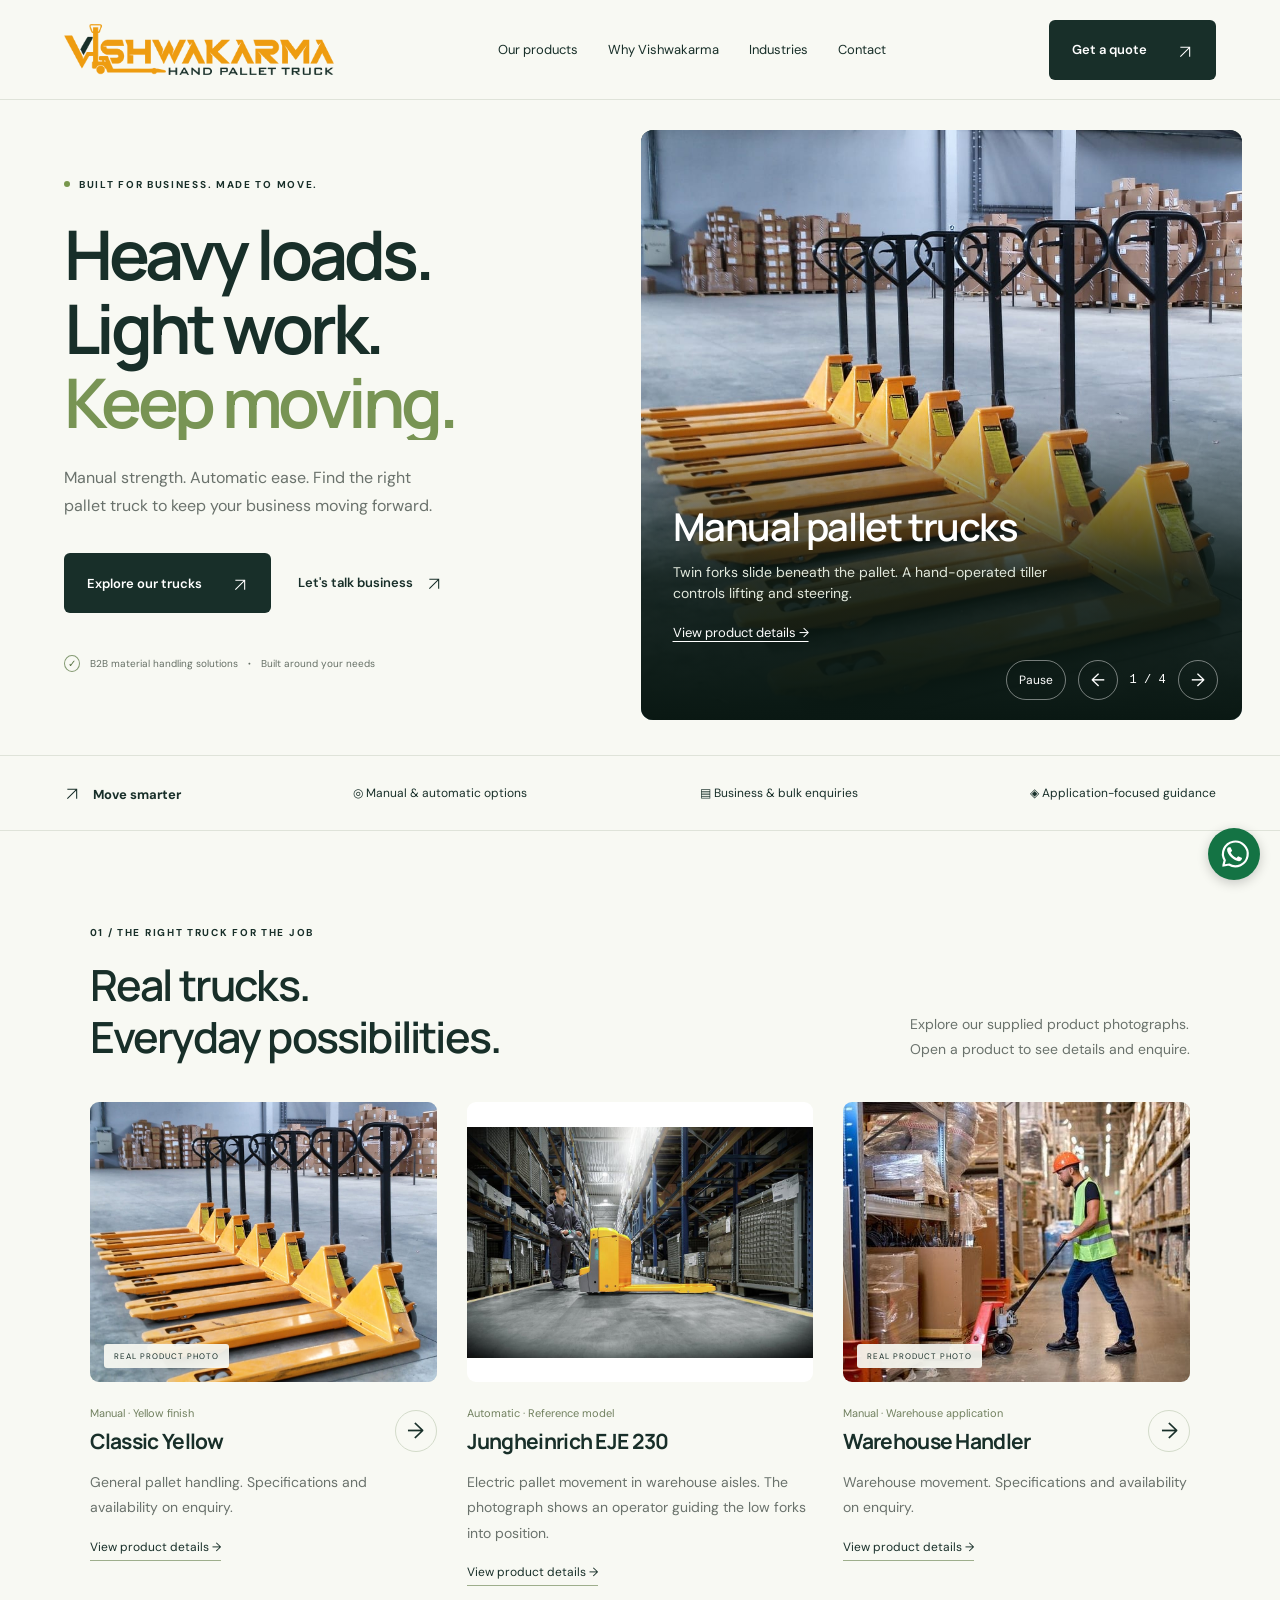
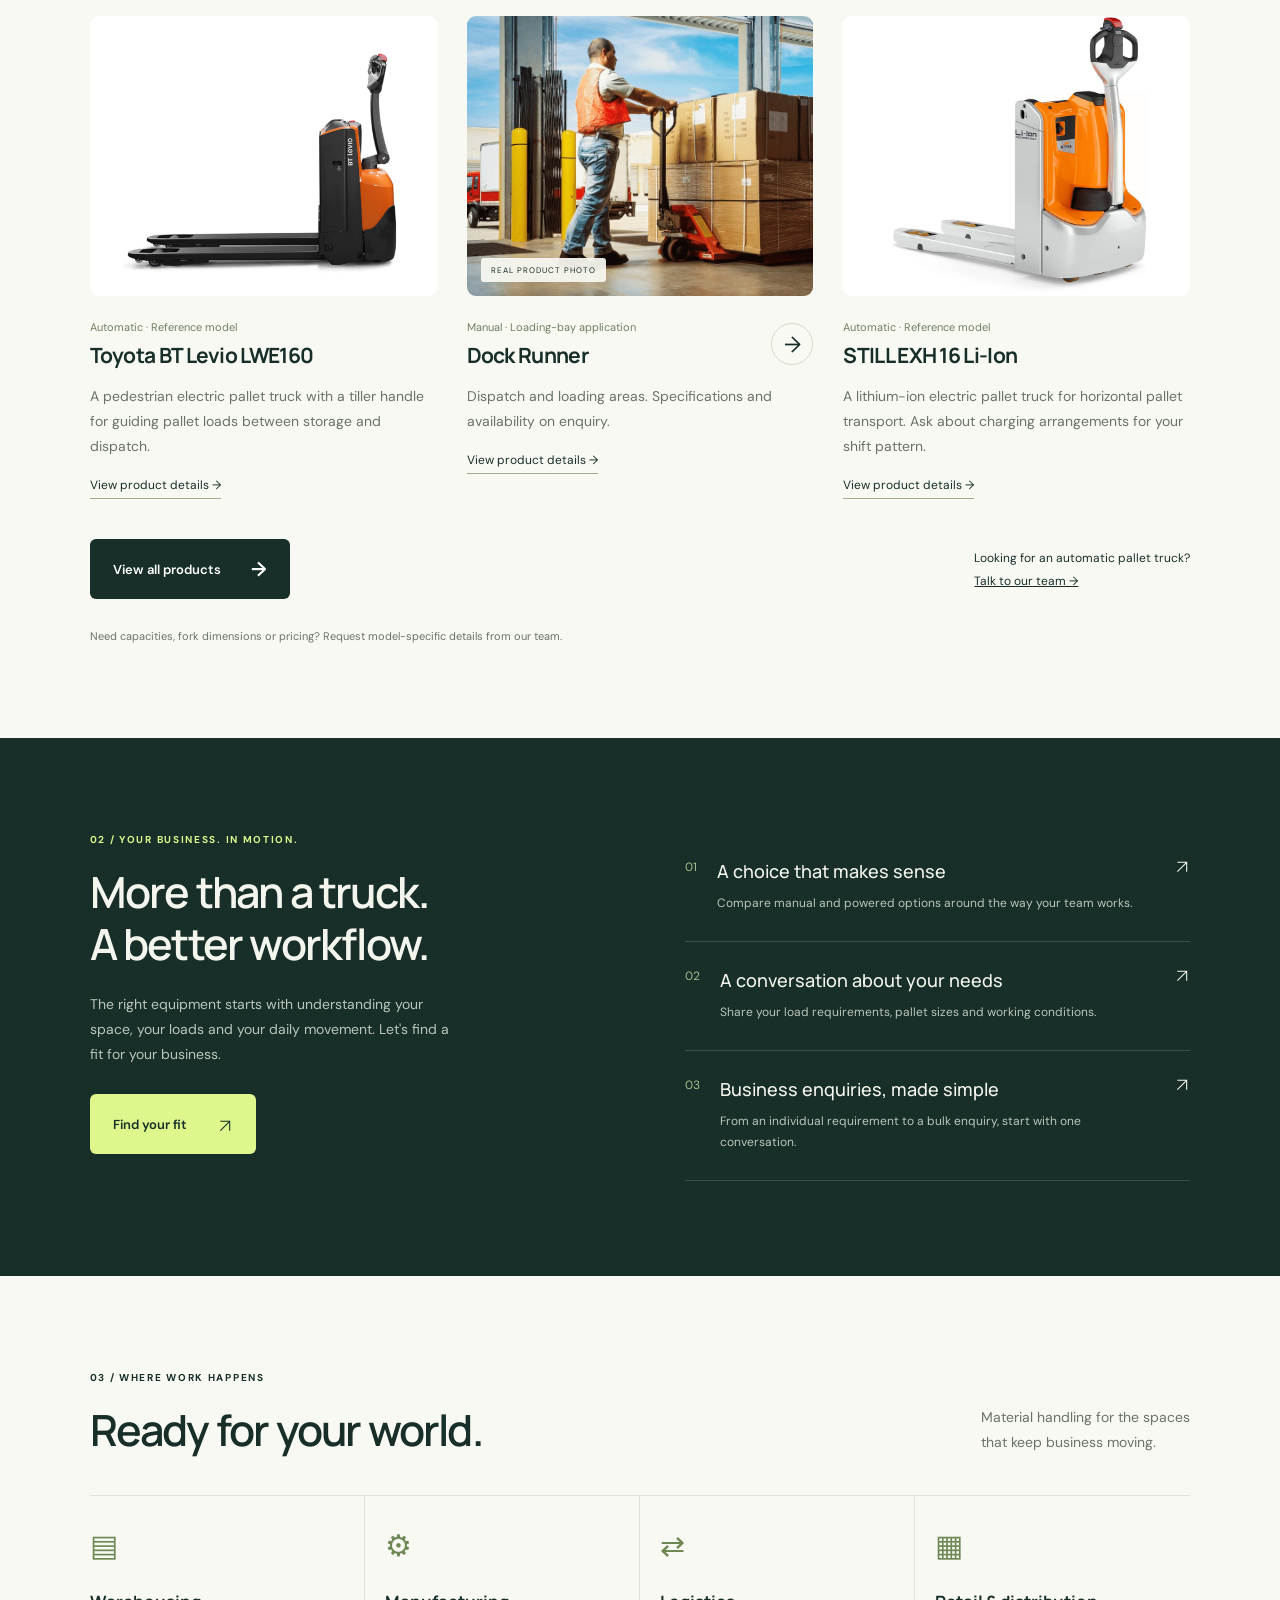
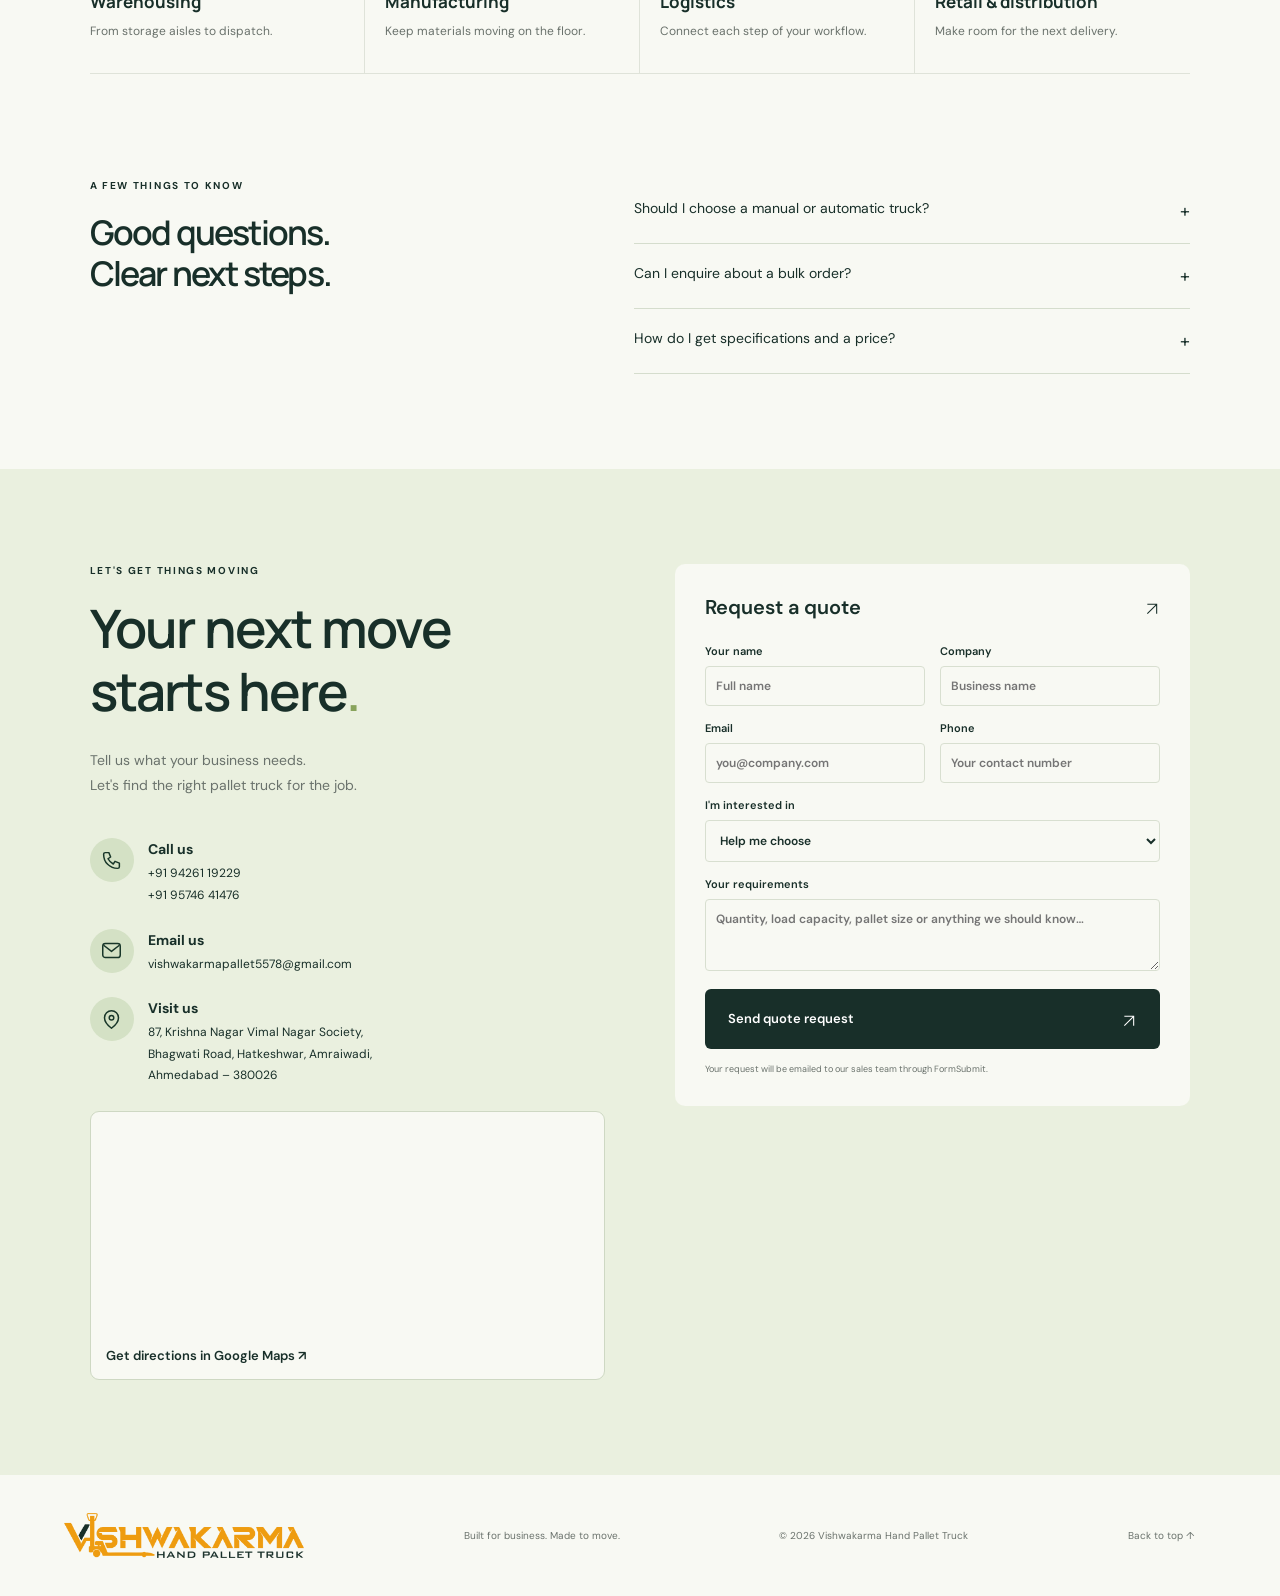
<file: index.html>
<!doctype html><html lang="en"><head><meta charset="UTF-8"><meta name="viewport" content="width=device-width,initial-scale=1"><title>Hand Pallet Truck Supplier in Ahmedabad | Vishwakarma</title><meta name="description" content="Explore manual and automatic pallet trucks in Ahmedabad. Contact Vishwakarma Hand Pallet Truck for model details, availability and business quotations."><meta name="theme-color" content="#142c28"><meta property="og:title" content="Hand Pallet Truck Supplier in Ahmedabad | Vishwakarma"><meta property="og:description" content="Explore manual and automatic pallet trucks in Ahmedabad. Contact Vishwakarma Hand Pallet Truck for model details, availability and business quotations."><meta property="og:type" content="website"><link rel="canonical" href="https://vishwakarmapallettrucks.in/"><link rel="icon" href="data:image/svg+xml,%3Csvg xmlns='http://www.w3.org/2000/svg' viewBox='0 0 50 50'%3E%3Crect width='50' height='50' rx='10' fill='%23142c28'/%3E%3Ctext x='9' y='36' fill='%23ddf78c' font-size='32'%3EV%3C/text%3E%3C/svg%3E"><link rel="stylesheet" href="style.css"><link rel="stylesheet" href="/motion.css"><script defer src="/motion.js"></script><meta property="og:url" content="https://vishwakarmapallettrucks.in/"><meta property="og:site_name" content="Vishwakarma Hand Pallet Truck"><meta property="og:locale" content="en_IN"><script type="application/ld+json">{"@context": "https://schema.org", "@graph": [{"@type": "Organization", "name": "Vishwakarma Hand Pallet Truck", "url": "https://vishwakarmapallettrucks.in/", "address": {"@type": "PostalAddress", "streetAddress": "87, Krishna Nagar Vimal Nagar Society, Bhagwati Road, Hatkeshwar, Amraiwadi", "addressLocality": "Ahmedabad", "addressRegion": "Gujarat", "postalCode": "380026", "addressCountry": "IN"}, "logo": "https://vishwakarmapallettrucks.in/assets/vishwakarma-logo.svg", "email": "vishwakarmapallet5578@gmail.com", "telephone": ["+919426119229", "+919574641476"], "@id": "https://vishwakarmapallettrucks.in/#organization"}, {"@type": "WebSite", "@id": "https://vishwakarmapallettrucks.in/#website", "url": "https://vishwakarmapallettrucks.in/", "name": "Vishwakarma Hand Pallet Truck", "publisher": {"@id": "https://vishwakarmapallettrucks.in/#organization"}, "inLanguage": "en-IN"}, {"@type": "WebPage", "@id": "https://vishwakarmapallettrucks.in/#webpage", "url": "https://vishwakarmapallettrucks.in/", "name": "Hand Pallet Truck Supplier in Ahmedabad | Vishwakarma", "description": "Explore manual and automatic pallet trucks in Ahmedabad. Contact Vishwakarma Hand Pallet Truck for model details, availability and business quotations.", "isPartOf": {"@id": "https://vishwakarmapallettrucks.in/#website"}, "about": {"@id": "https://vishwakarmapallettrucks.in/#organization"}, "inLanguage": "en-IN", "primaryImageOfPage": {"@id": "https://vishwakarmapallettrucks.in/#primaryimage"}}, {"@type": "ImageObject", "@id": "https://vishwakarmapallettrucks.in/#primaryimage", "contentUrl": "https://vishwakarmapallettrucks.in/assets/product-3.svg", "caption": "Yellow pallet trucks with twin forks"}]}</script><link rel="preload" as="image" href="/assets/product-3.svg" fetchpriority="high"><meta name="robots" content="max-image-preview:large"></head><body><header><a class="brand" href="#" aria-label="Vishwakarma home"><img class="brand-image" src="assets/vishwakarma-logo.svg" alt="Vishwakarma Hand Pallet Truck" width="1600" height="300"></a><nav aria-label="Main navigation"><a href="/products/">Our products</a><a href="#why">Why Vishwakarma</a><a href="#industries">Industries</a><a href="#contact">Contact</a></nav><a class="button dark top-quote" href="#contact">Get a quote <span><svg class="arrow-icon" viewBox="0 0 24 24" aria-hidden="true"><path d="M5 19 19 5M5 5h14v14"/></svg></span></a><button class="menu" aria-label="Toggle navigation" aria-expanded="false">☰</button></header><main><section class="hero"><div class="hero-copy"><div class="eyebrow"><i></i> BUILT FOR BUSINESS. MADE TO MOVE.</div><h1>Heavy loads.<br>Light work.<span>Keep moving.</span></h1><p>Manual strength. Automatic ease. Find the right pallet truck to keep your business moving forward.</p><div class="hero-actions"><a class="button dark" href="/products/">Explore our trucks <span><svg class="arrow-icon" viewBox="0 0 24 24" aria-hidden="true"><path d="M5 19 19 5M5 5h14v14"/></svg></span></a><a class="text-link" href="#contact">Let's talk business <span><svg class="arrow-icon" viewBox="0 0 24 24" aria-hidden="true"><path d="M5 19 19 5M5 5h14v14"/></svg></span></a></div><div class="hero-note"><span class="check">✓</span> B2B material handling solutions <b>•</b> Built around your needs</div></div><div class="showcase" aria-label="Product showcase"><article class="scene"><img src="/assets/product-3.svg" alt="Yellow pallet trucks with twin forks"><div class="scene-copy"><h2>Manual pallet trucks</h2><p>Twin forks slide beneath the pallet. A hand-operated tiller controls lifting and steering.</p><a href="/products/manual-pallet-truck/">View product details →</a></div></article><article class="scene" hidden><img src="/assets/product-2.svg" alt="Operator moving a pallet through a warehouse aisle"><div class="scene-copy"><h2>In the warehouse</h2><p>When choosing a truck for storage aisles, consider the turning space and pallet entry width.</p><a href="/products/warehouse-pallet-truck/">View product details →</a></div></article><article class="scene" hidden><img src="/assets/product-1.svg" alt="Pallet truck handling boxed goods at a loading bay"><div class="scene-copy"><h2>At the loading bay</h2><p>For dispatch work, share your travel distance, floor conditions and typical pallet weight.</p><a href="/products/loading-bay-pallet-truck/">View product details →</a></div></article><article class="scene" hidden><img src="/assets/electric-pallet-truck.svg" style="object-fit:contain;object-position:center top;height:68%;background:white" alt="Jungheinrich EJE 230 electric pallet truck"><div class="scene-copy"><h2>Jungheinrich EJE 230</h2><p>Explore an electric pallet truck for moving loads between receiving, storage and dispatch.</p><a href="/products/automatic-pallet-truck/">View product details →</a></div></article><div class="scene-controls" hidden><button data-step="-1" aria-label="Previous photograph">←</button><output aria-live="polite">1 / 4</output><button data-step="1" aria-label="Next photograph">→</button></div></div></section><div class="benefit-bar"><span><svg class="arrow-icon" viewBox="0 0 24 24" aria-hidden="true"><path d="M5 19 19 5M5 5h14v14"/></svg> <b>Move smarter</b></span><span>◎ Manual & automatic options</span><span>▤ Business & bulk enquiries</span><span>◈ Application-focused guidance</span></div><section id="products" class="section products"><div class="section-heading"><div><div class="eyebrow">01 / THE RIGHT TRUCK FOR THE JOB</div><h2>Real trucks.<br>Everyday possibilities.</h2></div><p>Explore our supplied product photographs.<br>Open a product to see details and enquire.</p></div><div class="product-grid catalog-grid"><article class="product-card" data-category="manual"><a class="product-photo-link" href="/products/manual-pallet-truck/" aria-label="View Classic Yellow: Yellow finish"><img src="/assets/product-3.svg" alt="Yellow manual pallet trucks lined up in a warehouse" loading="lazy" width="1120" height="840"><span class="photo-label">REAL PRODUCT PHOTO</span></a><div class="product-info"><div><p class="catalog-kicker">Manual · Yellow finish</p><h3><a href="/products/manual-pallet-truck/">Classic Yellow</a></h3></div><a class="round" href="/products/manual-pallet-truck/" aria-label="View details: Yellow finish"><span aria-hidden="true">→</span></a></div><p>General pallet handling. Specifications and availability on enquiry.</p><a class="detail-link" href="/products/manual-pallet-truck/">View product details <span aria-hidden="true">→</span></a></article><article class="product-card" data-category="automatic"><a class="product-photo-link" href="/products/automatic-pallet-truck/"><img src="/assets/electric-pallet-truck.svg" style="object-fit:contain;background:white" loading="lazy" alt="Jungheinrich EJE 230 electric pallet truck"></a><div class="product-info"><div><p class="catalog-kicker">Automatic · Reference model</p><h3><a href="/products/automatic-pallet-truck/">Jungheinrich EJE 230</a></h3></div></div><p>Electric pallet movement in warehouse aisles. The photograph shows an operator guiding the low forks into position.</p><a class="detail-link" href="/products/automatic-pallet-truck/">View product details →</a></article><article class="product-card" data-category="manual"><a class="product-photo-link" href="/products/warehouse-pallet-truck/" aria-label="View Warehouse Handler: Warehouse application"><img src="/assets/product-2.svg" alt="Operator using a red manual pallet truck in a warehouse" loading="lazy" width="1120" height="840"><span class="photo-label">REAL PRODUCT PHOTO</span></a><div class="product-info"><div><p class="catalog-kicker">Manual · Warehouse application</p><h3><a href="/products/warehouse-pallet-truck/">Warehouse Handler</a></h3></div><a class="round" href="/products/warehouse-pallet-truck/" aria-label="View details: Warehouse application"><span aria-hidden="true">→</span></a></div><p>Warehouse movement. Specifications and availability on enquiry.</p><a class="detail-link" href="/products/warehouse-pallet-truck/">View product details <span aria-hidden="true">→</span></a></article><article class="product-card" data-category="automatic"><a class="product-photo-link" href="/products/toyota-bt-levio/"><img src="/assets/toyota-bt-levio.svg" style="object-fit:contain;background:white" loading="lazy" alt="Toyota BT Levio LWE160 electric pallet truck"></a><div class="product-info"><div><p class="catalog-kicker">Automatic · Reference model</p><h3><a href="/products/toyota-bt-levio/">Toyota BT Levio LWE160</a></h3></div></div><p>A pedestrian electric pallet truck with a tiller handle for guiding pallet loads between storage and dispatch.</p><a class="detail-link" href="/products/toyota-bt-levio/">View product details →</a></article><article class="product-card" data-category="manual"><a class="product-photo-link" href="/products/loading-bay-pallet-truck/" aria-label="View Dock Runner: Loading-bay application"><img src="/assets/product-1.svg" alt="Red manual pallet truck with a loaded pallet at a loading bay" loading="lazy" width="1120" height="840"><span class="photo-label">REAL PRODUCT PHOTO</span></a><div class="product-info"><div><p class="catalog-kicker">Manual · Loading-bay application</p><h3><a href="/products/loading-bay-pallet-truck/">Dock Runner</a></h3></div><a class="round" href="/products/loading-bay-pallet-truck/" aria-label="View details: Loading-bay application"><span aria-hidden="true">→</span></a></div><p>Dispatch and loading areas. Specifications and availability on enquiry.</p><a class="detail-link" href="/products/loading-bay-pallet-truck/">View product details <span aria-hidden="true">→</span></a></article><article class="product-card" data-category="automatic"><a class="product-photo-link" href="/products/still-exh-16/"><img src="/assets/still-exh-16.svg" style="object-fit:contain;background:white" loading="lazy" alt="STILL EXH 16 Li-Ion electric pallet truck"></a><div class="product-info"><div><p class="catalog-kicker">Automatic · Reference model</p><h3><a href="/products/still-exh-16/">STILL EXH 16 Li-Ion</a></h3></div></div><p>A lithium-ion electric pallet truck for horizontal pallet transport. Ask about charging arrangements for your shift pattern.</p><a class="detail-link" href="/products/still-exh-16/">View product details →</a></article></div><div class="catalog-actions"><a class="button dark" href="/products/">View all products <span aria-hidden="true">→</span></a><p>Looking for an automatic pallet truck? <a href="/#contact">Talk to our team →</a></p></div><p class="spec-note">Need capacities, fork dimensions or pricing? Request model-specific details from our team.</p></section><section id="why" class="why section"><div><div class="eyebrow">02 / YOUR BUSINESS. IN MOTION.</div><h2>More than a truck.<br>A better workflow.</h2><p>The right equipment starts with understanding your space, your loads and your daily movement. Let's find a fit for your business.</p><a class="button lime" href="#contact">Find your fit <span><svg class="arrow-icon" viewBox="0 0 24 24" aria-hidden="true"><path d="M5 19 19 5M5 5h14v14"/></svg></span></a></div><div class="why-list"><article><span>01</span><div><h3>A choice that makes sense</h3><p>Compare manual and powered options around the way your team works.</p></div><svg class="arrow-icon" viewBox="0 0 24 24" aria-hidden="true"><path d="M5 19 19 5M5 5h14v14"/></svg></article><article><span>02</span><div><h3>A conversation about your needs</h3><p>Share your load requirements, pallet sizes and working conditions.</p></div><svg class="arrow-icon" viewBox="0 0 24 24" aria-hidden="true"><path d="M5 19 19 5M5 5h14v14"/></svg></article><article><span>03</span><div><h3>Business enquiries, made simple</h3><p>From an individual requirement to a bulk enquiry, start with one conversation.</p></div><svg class="arrow-icon" viewBox="0 0 24 24" aria-hidden="true"><path d="M5 19 19 5M5 5h14v14"/></svg></article></div></section><section class="section industries" id="industries"><div class="section-heading"><div><div class="eyebrow">03 / WHERE WORK HAPPENS</div><h2>Ready for your world.</h2></div><p>Material handling for the spaces<br>that keep business moving.</p></div><div class="industry-grid"><article><span>▤</span><h3>Warehousing</h3><p>From storage aisles to dispatch.</p></article><article><span>⚙</span><h3>Manufacturing</h3><p>Keep materials moving on the floor.</p></article><article><span>⇄</span><h3>Logistics</h3><p>Connect each step of your workflow.</p></article><article><span>▦</span><h3>Retail & distribution</h3><p>Make room for the next delivery.</p></article></div></section><section class="section faq"><div><div class="eyebrow">A FEW THINGS TO KNOW</div><h2>Good questions.<br>Clear next steps.</h2></div><div><details><summary>Should I choose a manual or automatic truck?</summary><p>Consider how often you move pallets, the distance travelled, the load and your working environment. Share these details so the team can discuss suitable options.</p></details><details><summary>Can I enquire about a bulk order?</summary><p>Yes. Select your preferred truck type and include your quantity in the enquiry. Availability, specifications and commercial terms need confirmation from the team.</p></details><details><summary>How do I get specifications and a price?</summary><p>Use the enquiry form below to prepare your requirements. Capacity, fork size, power options and pricing are confirmed for the selected model.</p></details></div></section><section id="contact" class="section contact"><div><div class="eyebrow">LET'S GET THINGS MOVING</div><h2>Your next move<br>starts here<span>.</span></h2><p>Tell us what your business needs.<br>Let's find the right pallet truck for the job.</p><div class="contact-details visit-info"><div class="visit-row"><a class="visit-icon" aria-label="Call us" href="tel:+919426119229"><svg aria-hidden="true" viewBox="0 0 24 24" fill="none" stroke="currentColor" stroke-width="1.7" stroke-linejoin="round"><path d="M5 3h4l2 5-3 2a15 15 0 0 0 6 6l2-3 5 2v4a2 2 0 0 1-2 2C10 21 3 14 3 5a2 2 0 0 1 2-2Z"/></svg></a><div><strong>Call us</strong><p><a href="tel:+919426119229">+91 94261 19229</a><br><a href="tel:+919574641476">+91 95746 41476</a></p></div></div><div class="visit-row"><a class="visit-icon" aria-label="Email us" href="mailto:vishwakarmapallet5578@gmail.com"><svg aria-hidden="true" viewBox="0 0 24 24" fill="none" stroke="currentColor" stroke-width="1.7" stroke-linejoin="round"><rect x="2" y="4" width="20" height="16" rx="3"/><path d="m3 6 9 7 9-7"/></svg></a><div><strong>Email us</strong><p><a href="mailto:vishwakarmapallet5578@gmail.com">vishwakarmapallet5578@gmail.com</a></p></div></div><div class="visit-row"><a class="visit-icon" aria-label="Visit us" href="https://share.google/vLvDdzhwCXQ5tIoRr"><svg aria-hidden="true" viewBox="0 0 24 24" fill="none" stroke="currentColor" stroke-width="1.7" stroke-linejoin="round"><path d="M20 10c0 6-8 12-8 12S4 16 4 10a8 8 0 0 1 16 0Z"/><circle cx="12" cy="10" r="2.6"/></svg></a><div><strong>Visit us</strong><p>87, Krishna Nagar Vimal Nagar Society,<br>Bhagwati Road, Hatkeshwar, Amraiwadi,<br>Ahmedabad – 380026</p></div></div></div><div class="visit-map"><iframe title="Map of Vimal Nagar and Krushnanagar, Ahmedabad" loading="lazy" referrerpolicy="no-referrer-when-downgrade" src="https://maps.google.com/maps?q=VimalNagar%20%26%20Krushnanagar%2C%20Bhagwati%20Road%2C%20Hatkeshwar%2C%20Amraiwadi%2C%20Ahmedabad%20380026&amp;z=17&amp;output=embed"></iframe><a href="https://share.google/vLvDdzhwCXQ5tIoRr" target="_blank" rel="noopener">Get directions in Google Maps ↗</a></div></div><form id="enquiry" action="https://formsubmit.co/vishwakarmapallet5578@gmail.com" method="post"><input type="hidden" name="_subject" value="New pallet truck quote request"><div class="form-title">Request a quote <span><svg class="arrow-icon" viewBox="0 0 24 24" aria-hidden="true"><path d="M5 19 19 5M5 5h14v14"/></svg></span></div><div class="fields"><label>Your name<input required name="name" placeholder="Full name" autocomplete="name"></label><label>Company<input required name="company" placeholder="Business name" autocomplete="organization"></label></div><div class="fields"><label>Email<input type="email" required name="email" placeholder="you@company.com" autocomplete="email"></label><label>Phone<input type="tel" name="phone" placeholder="Your contact number" autocomplete="tel"></label></div><label>I'm interested in<select name="product" id="product"><option>Help me choose</option><option>Manual pallet truck</option><option>Automatic pallet truck</option><option>Bulk order / both types</option></select></label><label>Your requirements<textarea name="requirements" rows="3" placeholder="Quantity, load capacity, pallet size or anything we should know…"></textarea></label><button class="button dark" type="submit">Send quote request <span><svg class="arrow-icon" viewBox="0 0 24 24" aria-hidden="true"><path d="M5 19 19 5M5 5h14v14"/></svg></span></button><small class="form-note">Your request will be emailed to our sales team through FormSubmit.</small><div id="form-result" role="status" hidden></div></form></section></main><footer><a class="brand" href="#"><img class="brand-image" src="assets/vishwakarma-logo.svg" alt="Vishwakarma Hand Pallet Truck" width="1600" height="300"></a><p>Built for business. Made to move.</p><span>© 2026 Vishwakarma Hand Pallet Truck</span><a href="#">Back to top ↑</a></footer><script src="app.js"></script><a class="whatsapp-chat" href="https://wa.me/919574641476" aria-label="Chat on WhatsApp with Vishwakarma" title="Chat on WhatsApp"><svg aria-hidden="true" viewBox="0 0 24 24" fill="none" stroke="currentColor" stroke-width="1.6"><path d="M4 19.7l.9-3.5a9 9 0 1 1 3.1 3.1L4 20z"/><path fill="currentColor" stroke="none" d="M8 6.7c-.8 0-1.4 1-1.4 1.9 0 3.4 5.2 8.3 8.6 8.3 1.2 0 2.2-.9 2.3-2.3l-2.9-1.4-1.1 1.3c-1.9-.7-3.4-2.1-4.3-4l1.1-1.2-1.2-2.6z"/></svg></a><script defer src="/brand.js"></script><script defer src="/quote-validation.js"></script></body></html>
</file>
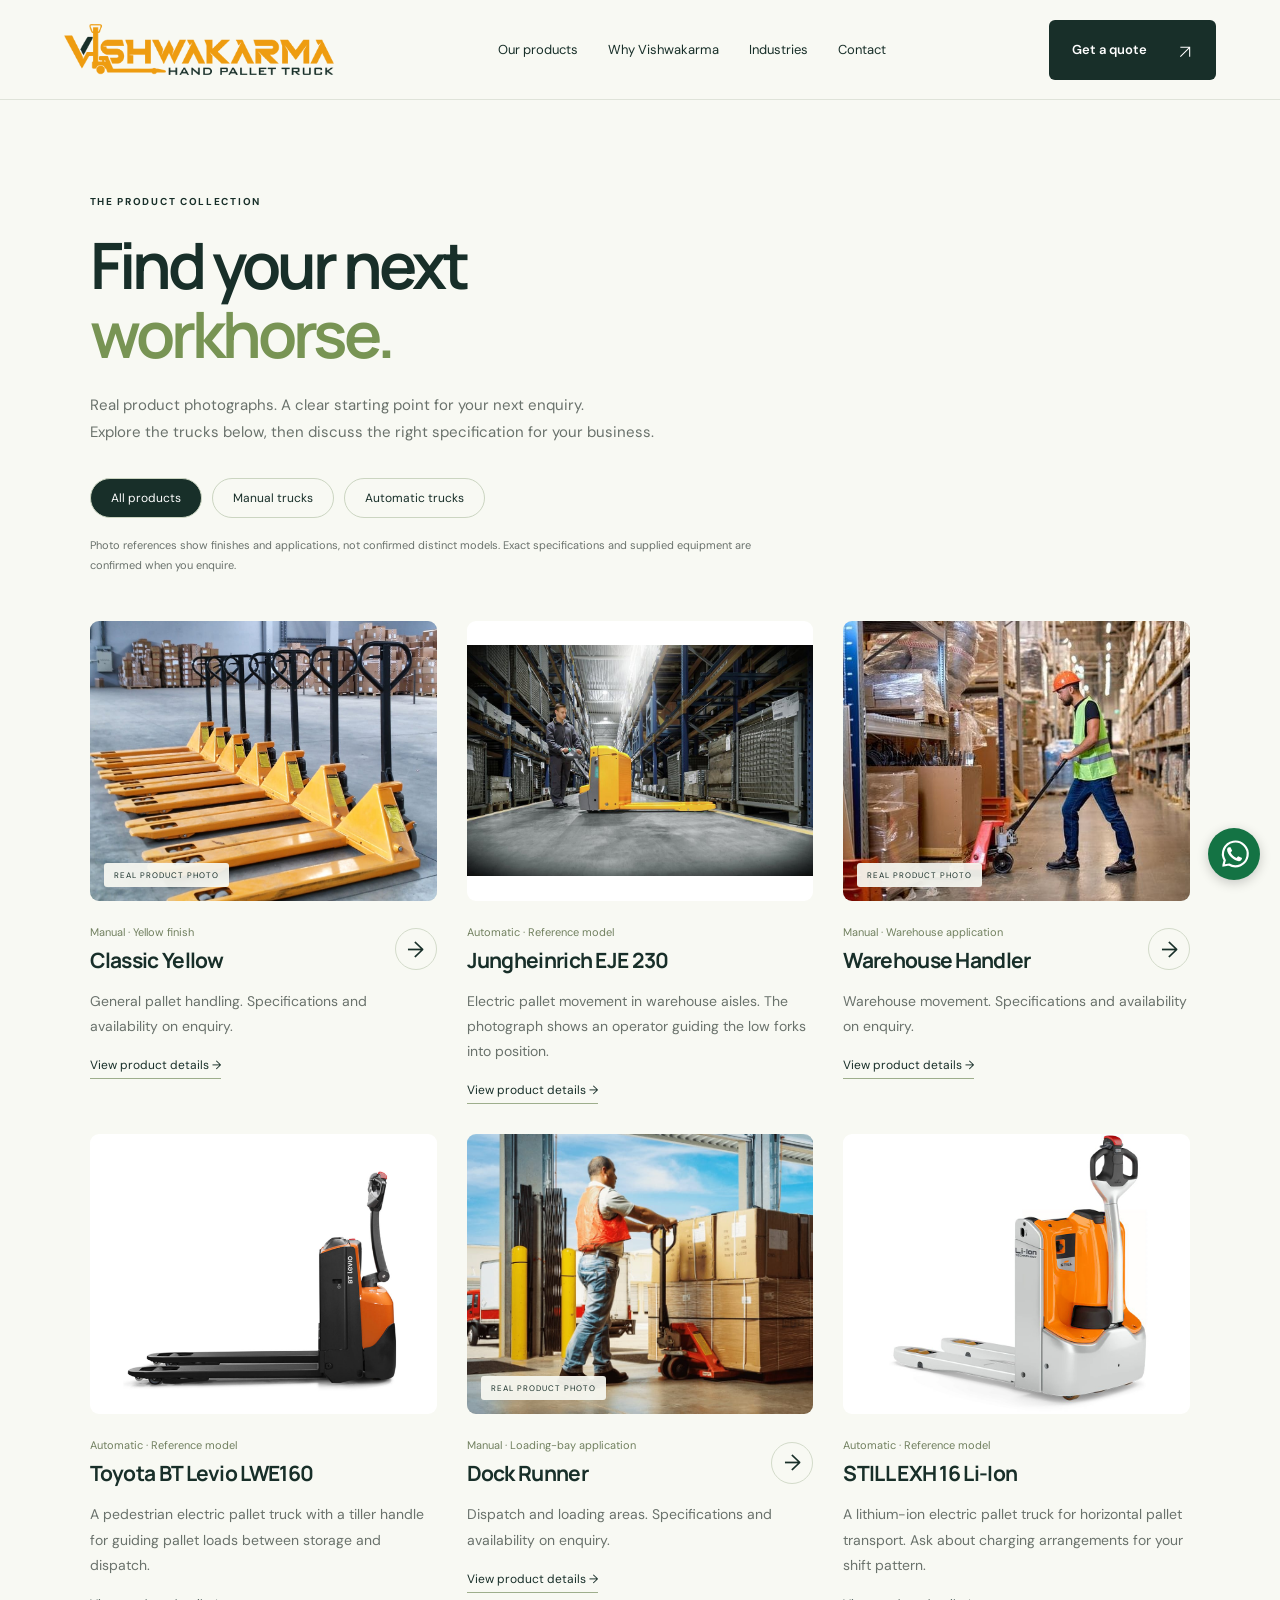
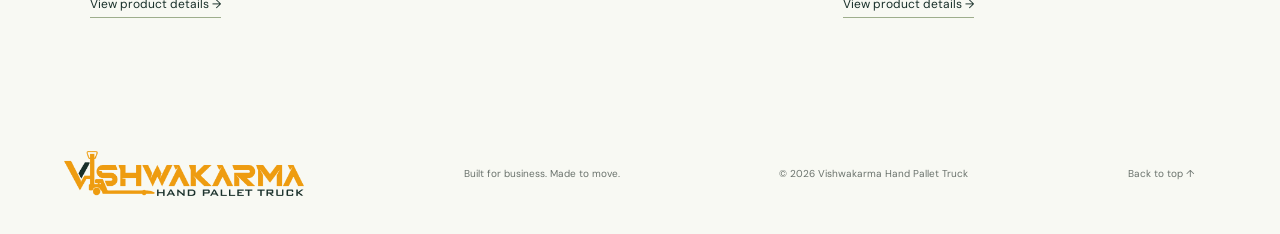
<file: products/index.html>
<!doctype html><html lang="en"><head><meta charset="UTF-8"><meta name="viewport" content="width=device-width,initial-scale=1"><title>Manual and Electric Pallet Trucks | Vishwakarma Ahmedabad</title><meta name="description" content="Browse manual and electric pallet truck references from Vishwakarma in Ahmedabad. Compare applications and enquire about specifications and availability."><link rel="canonical" href="https://vishwakarmapallettrucks.in/products/"><meta property="og:title" content="Manual and Electric Pallet Trucks | Vishwakarma Ahmedabad"><meta property="og:description" content="Browse manual and electric pallet truck references from Vishwakarma in Ahmedabad. Compare applications and enquire about specifications and availability."><meta property="og:type" content="website"><link rel="stylesheet" href="/style.css"><script src="/catalog.js" defer></script><link rel="stylesheet" href="/motion.css"><script defer src="/motion.js"></script><meta property="og:url" content="https://vishwakarmapallettrucks.in/products/"><meta property="og:site_name" content="Vishwakarma Hand Pallet Truck"><meta property="og:locale" content="en_IN"><script type="application/ld+json">{"@context": "https://schema.org", "@graph": [{"@type": "CollectionPage", "@id": "https://vishwakarmapallettrucks.in/products/#webpage", "url": "https://vishwakarmapallettrucks.in/products/", "name": "Manual and Electric Pallet Trucks | Vishwakarma Ahmedabad", "description": "Browse manual and electric pallet truck references from Vishwakarma in Ahmedabad. Compare applications and enquire about specifications and availability.", "isPartOf": {"@id": "https://vishwakarmapallettrucks.in/#website"}, "about": {"@id": "https://vishwakarmapallettrucks.in/#organization"}, "inLanguage": "en-IN", "mainEntity": {"@id": "https://vishwakarmapallettrucks.in/products/#catalogue"}}, {"@type": "ItemList", "@id": "https://vishwakarmapallettrucks.in/products/#catalogue", "numberOfItems": 6, "itemListElement": [{"@type": "ListItem", "position": 1, "item": {"@type": "WebPage", "@id": "https://vishwakarmapallettrucks.in/products/manual-pallet-truck/#webpage", "url": "https://vishwakarmapallettrucks.in/products/manual-pallet-truck/", "name": "Classic Yellow"}}, {"@type": "ListItem", "position": 2, "item": {"@type": "WebPage", "@id": "https://vishwakarmapallettrucks.in/products/automatic-pallet-truck/#webpage", "url": "https://vishwakarmapallettrucks.in/products/automatic-pallet-truck/", "name": "Jungheinrich EJE 230"}}, {"@type": "ListItem", "position": 3, "item": {"@type": "WebPage", "@id": "https://vishwakarmapallettrucks.in/products/warehouse-pallet-truck/#webpage", "url": "https://vishwakarmapallettrucks.in/products/warehouse-pallet-truck/", "name": "Warehouse Handler"}}, {"@type": "ListItem", "position": 4, "item": {"@type": "WebPage", "@id": "https://vishwakarmapallettrucks.in/products/toyota-bt-levio/#webpage", "url": "https://vishwakarmapallettrucks.in/products/toyota-bt-levio/", "name": "Toyota BT Levio LWE160"}}, {"@type": "ListItem", "position": 5, "item": {"@type": "WebPage", "@id": "https://vishwakarmapallettrucks.in/products/loading-bay-pallet-truck/#webpage", "url": "https://vishwakarmapallettrucks.in/products/loading-bay-pallet-truck/", "name": "Dock Runner"}}, {"@type": "ListItem", "position": 6, "item": {"@type": "WebPage", "@id": "https://vishwakarmapallettrucks.in/products/still-exh-16/#webpage", "url": "https://vishwakarmapallettrucks.in/products/still-exh-16/", "name": "STILL EXH 16 Li-Ion"}}]}]}</script><meta name="robots" content="max-image-preview:large"></head><body><header><a class="brand" href="/" aria-label="Vishwakarma home"><img class="brand-image" src="/assets/vishwakarma-logo.svg" alt="Vishwakarma Hand Pallet Truck" width="1600" height="300"></a><nav aria-label="Main navigation"><a href="/products/">Our products</a><a href="/#why">Why Vishwakarma</a><a href="/#industries">Industries</a><a href="/#contact">Contact</a></nav><a class="button dark top-quote" href="/#contact">Get a quote <span><svg class="arrow-icon" viewBox="0 0 24 24" aria-hidden="true"><path d="M5 19 19 5M5 5h14v14"/></svg></span></a><button class="menu" aria-label="Toggle navigation" aria-expanded="false">☰</button></header><main><section class="section catalog-intro"><div class="eyebrow">THE PRODUCT COLLECTION</div><h1>Find your next<br><span>workhorse.</span></h1><p>Real product photographs. A clear starting point for your next enquiry.<br>Explore the trucks below, then discuss the right specification for your business.</p><div class="catalog-filters" role="group" aria-label="Filter products"><button class="active" data-filter="all" aria-pressed="true">All products</button><button data-filter="manual" aria-pressed="false">Manual trucks</button><button data-filter="automatic" aria-pressed="false">Automatic trucks</button></div><p class="catalog-context">Photo references show finishes and applications, not confirmed distinct models. Exact specifications and supplied equipment are confirmed when you enquire.</p></section><section class="section catalog-list"><div class="product-grid catalog-grid" id="manual-products"><article class="product-card" data-category="manual"><a class="product-photo-link" href="/products/manual-pallet-truck/" aria-label="View Classic Yellow: Yellow finish"><img src="/assets/product-3.svg" alt="Yellow manual pallet trucks lined up in a warehouse" loading="lazy" width="1120" height="840"><span class="photo-label">REAL PRODUCT PHOTO</span></a><div class="product-info"><div><p class="catalog-kicker">Manual · Yellow finish</p><h3><a href="/products/manual-pallet-truck/">Classic Yellow</a></h3></div><a class="round" href="/products/manual-pallet-truck/" aria-label="View details: Yellow finish"><span aria-hidden="true">→</span></a></div><p>General pallet handling. Specifications and availability on enquiry.</p><a class="detail-link" href="/products/manual-pallet-truck/">View product details <span aria-hidden="true">→</span></a></article><article class="product-card" data-category="automatic"><a class="product-photo-link" href="/products/automatic-pallet-truck/"><img src="/assets/electric-pallet-truck.svg" style="object-fit:contain;background:white" loading="lazy" alt="Jungheinrich EJE 230 electric pallet truck"></a><div class="product-info"><div><p class="catalog-kicker">Automatic · Reference model</p><h3><a href="/products/automatic-pallet-truck/">Jungheinrich EJE 230</a></h3></div></div><p>Electric pallet movement in warehouse aisles. The photograph shows an operator guiding the low forks into position.</p><a class="detail-link" href="/products/automatic-pallet-truck/">View product details →</a></article><article class="product-card" data-category="manual"><a class="product-photo-link" href="/products/warehouse-pallet-truck/" aria-label="View Warehouse Handler: Warehouse application"><img src="/assets/product-2.svg" alt="Operator using a red manual pallet truck in a warehouse" loading="lazy" width="1120" height="840"><span class="photo-label">REAL PRODUCT PHOTO</span></a><div class="product-info"><div><p class="catalog-kicker">Manual · Warehouse application</p><h3><a href="/products/warehouse-pallet-truck/">Warehouse Handler</a></h3></div><a class="round" href="/products/warehouse-pallet-truck/" aria-label="View details: Warehouse application"><span aria-hidden="true">→</span></a></div><p>Warehouse movement. Specifications and availability on enquiry.</p><a class="detail-link" href="/products/warehouse-pallet-truck/">View product details <span aria-hidden="true">→</span></a></article><article class="product-card" data-category="automatic"><a class="product-photo-link" href="/products/toyota-bt-levio/"><img src="/assets/toyota-bt-levio.svg" style="object-fit:contain;background:white" loading="lazy" alt="Toyota BT Levio LWE160 electric pallet truck"></a><div class="product-info"><div><p class="catalog-kicker">Automatic · Reference model</p><h3><a href="/products/toyota-bt-levio/">Toyota BT Levio LWE160</a></h3></div></div><p>A pedestrian electric pallet truck with a tiller handle for guiding pallet loads between storage and dispatch.</p><a class="detail-link" href="/products/toyota-bt-levio/">View product details →</a></article><article class="product-card" data-category="manual"><a class="product-photo-link" href="/products/loading-bay-pallet-truck/" aria-label="View Dock Runner: Loading-bay application"><img src="/assets/product-1.svg" alt="Red manual pallet truck with a loaded pallet at a loading bay" loading="lazy" width="1120" height="840"><span class="photo-label">REAL PRODUCT PHOTO</span></a><div class="product-info"><div><p class="catalog-kicker">Manual · Loading-bay application</p><h3><a href="/products/loading-bay-pallet-truck/">Dock Runner</a></h3></div><a class="round" href="/products/loading-bay-pallet-truck/" aria-label="View details: Loading-bay application"><span aria-hidden="true">→</span></a></div><p>Dispatch and loading areas. Specifications and availability on enquiry.</p><a class="detail-link" href="/products/loading-bay-pallet-truck/">View product details <span aria-hidden="true">→</span></a></article><article class="product-card" data-category="automatic"><a class="product-photo-link" href="/products/still-exh-16/"><img src="/assets/still-exh-16.svg" style="object-fit:contain;background:white" loading="lazy" alt="STILL EXH 16 Li-Ion electric pallet truck"></a><div class="product-info"><div><p class="catalog-kicker">Automatic · Reference model</p><h3><a href="/products/still-exh-16/">STILL EXH 16 Li-Ion</a></h3></div></div><p>A lithium-ion electric pallet truck for horizontal pallet transport. Ask about charging arrangements for your shift pattern.</p><a class="detail-link" href="/products/still-exh-16/">View product details →</a></article></div></section></main><footer><a class="brand" href="/"><img class="brand-image" src="/assets/vishwakarma-logo.svg" alt="Vishwakarma Hand Pallet Truck" width="1600" height="300"></a><p>Built for business. Made to move.</p><span>© 2026 Vishwakarma Hand Pallet Truck</span><a href="/">Back to top ↑</a></footer><a class="whatsapp-chat" href="https://wa.me/919574641476" aria-label="Chat on WhatsApp with Vishwakarma" title="Chat on WhatsApp"><svg aria-hidden="true" viewBox="0 0 24 24" fill="none" stroke="currentColor" stroke-width="1.6"><path d="M4 19.7l.9-3.5a9 9 0 1 1 3.1 3.1L4 20z"/><path fill="currentColor" stroke="none" d="M8 6.7c-.8 0-1.4 1-1.4 1.9 0 3.4 5.2 8.3 8.6 8.3 1.2 0 2.2-.9 2.3-2.3l-2.9-1.4-1.1 1.3c-1.9-.7-3.4-2.1-4.3-4l1.1-1.2-1.2-2.6z"/></svg></a><script defer src="/brand.js"></script></body></html>
</file>
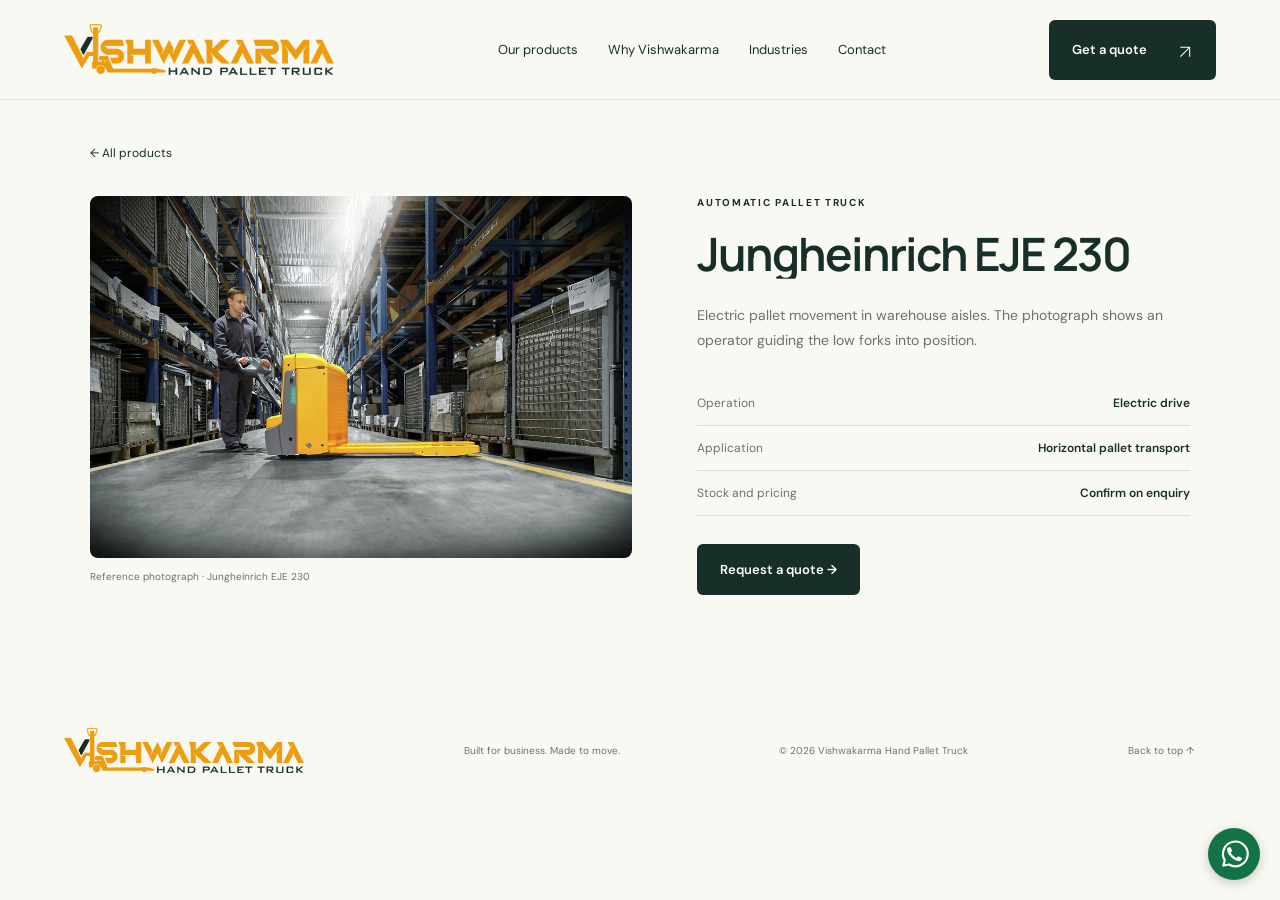
<file: products/automatic-pallet-truck/index.html>
<!doctype html><html lang="en"><head><meta charset="UTF-8"><meta name="viewport" content="width=device-width,initial-scale=1"><title>Jungheinrich EJE 230 Pallet Truck | Vishwakarma Ahmedabad</title><meta name="description" content="View the Jungheinrich EJE 230 electric pallet truck reference for horizontal pallet transport. Contact Vishwakarma in Ahmedabad to confirm specifications and stock."><link rel="canonical" href="https://vishwakarmapallettrucks.in/products/automatic-pallet-truck/"><meta property="og:title" content="Jungheinrich EJE 230 Pallet Truck | Vishwakarma Ahmedabad"><meta property="og:description" content="View the Jungheinrich EJE 230 electric pallet truck reference for horizontal pallet transport. Contact Vishwakarma in Ahmedabad to confirm specifications and stock."><meta property="og:type" content="website"><link rel="stylesheet" href="/style.css"><script src="/catalog.js" defer></script><link rel="stylesheet" href="/motion.css"><script defer src="/motion.js"></script><meta property="og:url" content="https://vishwakarmapallettrucks.in/products/automatic-pallet-truck/"><meta property="og:site_name" content="Vishwakarma Hand Pallet Truck"><meta property="og:locale" content="en_IN"><script type="application/ld+json">{"@context": "https://schema.org", "@graph": [{"@type": "BreadcrumbList", "@id": "https://vishwakarmapallettrucks.in/products/automatic-pallet-truck/#breadcrumb", "itemListElement": [{"@type": "ListItem", "position": 1, "name": "Home", "item": "https://vishwakarmapallettrucks.in/"}, {"@type": "ListItem", "position": 2, "name": "Products", "item": "https://vishwakarmapallettrucks.in/products/"}, {"@type": "ListItem", "position": 3, "name": "Jungheinrich EJE 230", "item": "https://vishwakarmapallettrucks.in/products/automatic-pallet-truck/"}]}, {"@type": "WebPage", "@id": "https://vishwakarmapallettrucks.in/products/automatic-pallet-truck/#webpage", "url": "https://vishwakarmapallettrucks.in/products/automatic-pallet-truck/", "name": "Jungheinrich EJE 230 Pallet Truck | Vishwakarma Ahmedabad", "description": "View the Jungheinrich EJE 230 electric pallet truck reference for horizontal pallet transport. Contact Vishwakarma in Ahmedabad to confirm specifications and stock.", "isPartOf": {"@id": "https://vishwakarmapallettrucks.in/#website"}, "about": {"@id": "https://vishwakarmapallettrucks.in/#organization"}, "inLanguage": "en-IN", "breadcrumb": {"@id": "https://vishwakarmapallettrucks.in/products/automatic-pallet-truck/#breadcrumb"}, "primaryImageOfPage": {"@id": "https://vishwakarmapallettrucks.in/products/automatic-pallet-truck/#primaryimage"}}, {"@type": "ImageObject", "@id": "https://vishwakarmapallettrucks.in/products/automatic-pallet-truck/#primaryimage", "contentUrl": "https://vishwakarmapallettrucks.in/assets/electric-pallet-truck.svg", "caption": "Jungheinrich EJE 230 electric pallet truck"}]}</script><meta name="robots" content="max-image-preview:large"></head><body><header><a class="brand" href="/" aria-label="Vishwakarma home"><img class="brand-image" src="/assets/vishwakarma-logo.svg" alt="Vishwakarma Hand Pallet Truck" width="1600" height="300"></a><nav aria-label="Main navigation"><a href="/products/">Our products</a><a href="/#why">Why Vishwakarma</a><a href="/#industries">Industries</a><a href="/#contact">Contact</a></nav><a class="button dark top-quote" href="/#contact">Get a quote <span><svg class="arrow-icon" viewBox="0 0 24 24" aria-hidden="true"><path d="M5 19 19 5M5 5h14v14"/></svg></span></a><button class="menu" aria-label="Toggle navigation" aria-expanded="false">☰</button></header><main><section class="section detail-section"><nav class="breadcrumbs"><a href="/products/">← All products</a></nav><div class="detail-grid"><figure style="margin:0"><img class="detail-photo" src="/assets/electric-pallet-truck.svg" alt="Jungheinrich EJE 230 electric pallet truck"><figcaption class="photo-caption"><a href="https://www.lectura-specs.com/en/model/forklifts/pallet-jacks-jungheinrich/eje-230-11746964">Reference photograph · Jungheinrich EJE 230</a></figcaption></figure><div class="detail-copy"><div class="eyebrow">AUTOMATIC PALLET TRUCK</div><h1>Jungheinrich EJE 230</h1><p>Electric pallet movement in warehouse aisles. The photograph shows an operator guiding the low forks into position.</p><dl class="specs"><div><dt>Operation</dt><dd>Electric drive</dd></div><div><dt>Application</dt><dd>Horizontal pallet transport</dd></div><div><dt>Stock and pricing</dt><dd>Confirm on enquiry</dd></div></dl><a class="button dark" href="/?truck=automatic&amp;model=automatic-pallet-truck#contact">Request a quote →</a></div></div></section></main><footer><a class="brand" href="/"><img class="brand-image" src="/assets/vishwakarma-logo.svg" alt="Vishwakarma Hand Pallet Truck" width="1600" height="300"></a><p>Built for business. Made to move.</p><span>© 2026 Vishwakarma Hand Pallet Truck</span><a href="/">Back to top ↑</a></footer><a class="whatsapp-chat" href="https://wa.me/919574641476" aria-label="Chat on WhatsApp with Vishwakarma" title="Chat on WhatsApp"><svg aria-hidden="true" viewBox="0 0 24 24" fill="none" stroke="currentColor" stroke-width="1.6"><path d="M4 19.7l.9-3.5a9 9 0 1 1 3.1 3.1L4 20z"/><path fill="currentColor" stroke="none" d="M8 6.7c-.8 0-1.4 1-1.4 1.9 0 3.4 5.2 8.3 8.6 8.3 1.2 0 2.2-.9 2.3-2.3l-2.9-1.4-1.1 1.3c-1.9-.7-3.4-2.1-4.3-4l1.1-1.2-1.2-2.6z"/></svg></a><script defer src="/brand.js"></script></body></html>
</file>
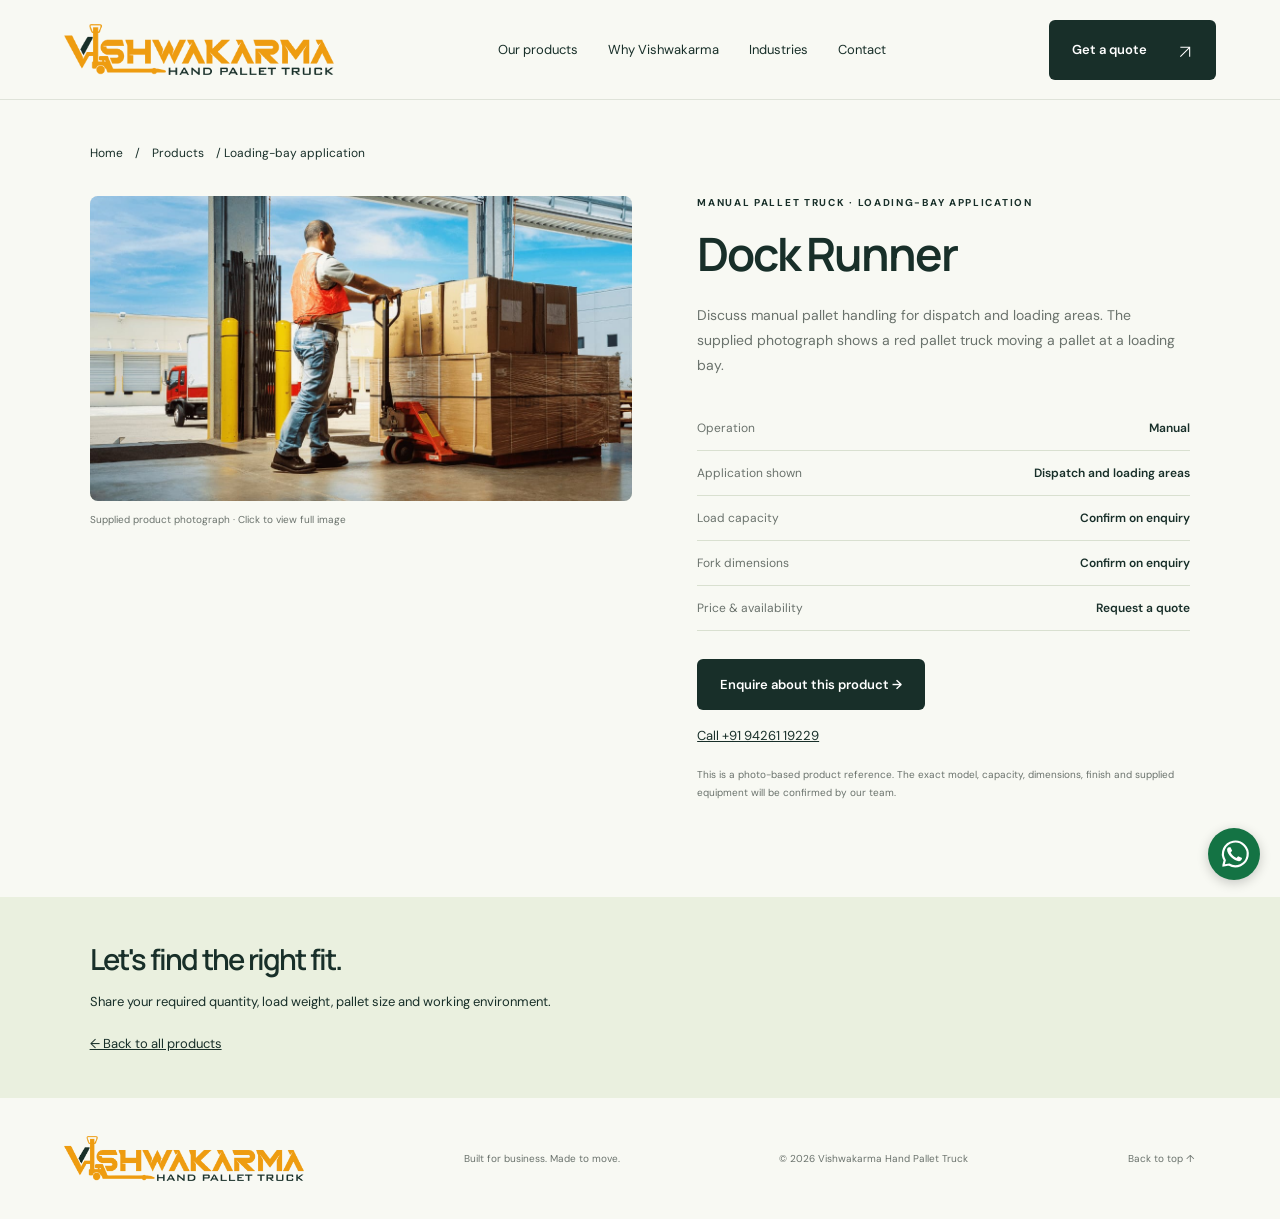
<file: products/loading-bay-pallet-truck/index.html>
<!doctype html><html lang="en"><head><meta charset="UTF-8"><meta name="viewport" content="width=device-width,initial-scale=1"><title>Loading Bay Pallet Truck in Ahmedabad | Vishwakarma</title><meta name="description" content="Explore the Dock Runner manual pallet truck reference for dispatch and loading areas. Ask Vishwakarma in Ahmedabad about suitable equipment and quotations."><link rel="canonical" href="https://vishwakarmapallettrucks.in/products/loading-bay-pallet-truck/"><meta property="og:title" content="Loading Bay Pallet Truck in Ahmedabad | Vishwakarma"><meta property="og:description" content="Explore the Dock Runner manual pallet truck reference for dispatch and loading areas. Ask Vishwakarma in Ahmedabad about suitable equipment and quotations."><meta property="og:type" content="website"><link rel="stylesheet" href="/style.css"><script src="/catalog.js" defer></script><link rel="stylesheet" href="/motion.css"><script defer src="/motion.js"></script><meta property="og:url" content="https://vishwakarmapallettrucks.in/products/loading-bay-pallet-truck/"><meta property="og:site_name" content="Vishwakarma Hand Pallet Truck"><meta property="og:locale" content="en_IN"><script type="application/ld+json">{"@context": "https://schema.org", "@graph": [{"@type": "BreadcrumbList", "@id": "https://vishwakarmapallettrucks.in/products/loading-bay-pallet-truck/#breadcrumb", "itemListElement": [{"@type": "ListItem", "position": 1, "name": "Home", "item": "https://vishwakarmapallettrucks.in/"}, {"@type": "ListItem", "position": 2, "name": "Products", "item": "https://vishwakarmapallettrucks.in/products/"}, {"@type": "ListItem", "position": 3, "name": "Dock Runner", "item": "https://vishwakarmapallettrucks.in/products/loading-bay-pallet-truck/"}]}, {"@type": "WebPage", "@id": "https://vishwakarmapallettrucks.in/products/loading-bay-pallet-truck/#webpage", "url": "https://vishwakarmapallettrucks.in/products/loading-bay-pallet-truck/", "name": "Loading Bay Pallet Truck in Ahmedabad | Vishwakarma", "description": "Explore the Dock Runner manual pallet truck reference for dispatch and loading areas. Ask Vishwakarma in Ahmedabad about suitable equipment and quotations.", "isPartOf": {"@id": "https://vishwakarmapallettrucks.in/#website"}, "about": {"@id": "https://vishwakarmapallettrucks.in/#organization"}, "inLanguage": "en-IN", "breadcrumb": {"@id": "https://vishwakarmapallettrucks.in/products/loading-bay-pallet-truck/#breadcrumb"}, "primaryImageOfPage": {"@id": "https://vishwakarmapallettrucks.in/products/loading-bay-pallet-truck/#primaryimage"}}, {"@type": "ImageObject", "@id": "https://vishwakarmapallettrucks.in/products/loading-bay-pallet-truck/#primaryimage", "contentUrl": "https://vishwakarmapallettrucks.in/assets/product-1.svg", "caption": "Red manual pallet truck with a loaded pallet at a loading bay"}]}</script><meta name="robots" content="max-image-preview:large"></head><body><header><a class="brand" href="/" aria-label="Vishwakarma home"><img class="brand-image" src="/assets/vishwakarma-logo.svg" alt="Vishwakarma Hand Pallet Truck" width="1600" height="300"></a><nav aria-label="Main navigation"><a href="/products/">Our products</a><a href="/#why">Why Vishwakarma</a><a href="/#industries">Industries</a><a href="/#contact">Contact</a></nav><a class="button dark top-quote" href="/#contact">Get a quote <span><svg class="arrow-icon" viewBox="0 0 24 24" aria-hidden="true"><path d="M5 19 19 5M5 5h14v14"/></svg></span></a><button class="menu" aria-label="Toggle navigation" aria-expanded="false">☰</button></header><main><section class="section detail-section"><nav class="breadcrumbs" aria-label="Breadcrumb"><a href="/">Home</a><span>/</span><a href="/products/">Products</a><span>/ Loading-bay application</span></nav><div class="detail-grid"><div><a href="/assets/product-1.svg" target="_blank" rel="noopener" class="detail-photo-link" aria-label="Open full product photo"><img class="detail-photo" src="/assets/product-1.svg" alt="Red manual pallet truck with a loaded pallet at a loading bay" width="1120" height="840"></a><p class="photo-caption">Supplied product photograph · Click to view full image</p></div><div class="detail-copy"><div class="eyebrow">MANUAL PALLET TRUCK · LOADING-BAY APPLICATION</div><h1>Dock Runner</h1><p>Discuss manual pallet handling for dispatch and loading areas. The supplied photograph shows a red pallet truck moving a pallet at a loading bay.</p><dl class="specs"><div><dt>Operation</dt><dd>Manual</dd></div><div><dt>Application shown</dt><dd>Dispatch and loading areas</dd></div><div><dt>Load capacity</dt><dd>Confirm on enquiry</dd></div><div><dt>Fork dimensions</dt><dd>Confirm on enquiry</dd></div><div><dt>Price & availability</dt><dd>Request a quote</dd></div></dl><a class="button dark" href="/?truck=manual&amp;model=loading-bay-pallet-truck#contact">Enquire about this product →</a><a class="detail-call" href="tel:+919426119229">Call +91 94261 19229</a><p class="detail-disclaimer">This is a photo-based product reference. The exact model, capacity, dimensions, finish and supplied equipment will be confirmed by our team.</p></div></div></section><section class="detail-bottom"><h2>Let's find the right fit.</h2><p>Share your required quantity, load weight, pallet size and working environment.</p><a href="/products/">← Back to all products</a></section></main><footer><a class="brand" href="/"><img class="brand-image" src="/assets/vishwakarma-logo.svg" alt="Vishwakarma Hand Pallet Truck" width="1600" height="300"></a><p>Built for business. Made to move.</p><span>© 2026 Vishwakarma Hand Pallet Truck</span><a href="/">Back to top ↑</a></footer><a class="whatsapp-chat" href="https://wa.me/919574641476" aria-label="Chat on WhatsApp with Vishwakarma" title="Chat on WhatsApp"><svg aria-hidden="true" viewBox="0 0 24 24" fill="none" stroke="currentColor" stroke-width="1.6"><path d="M4 19.7l.9-3.5a9 9 0 1 1 3.1 3.1L4 20z"/><path fill="currentColor" stroke="none" d="M8 6.7c-.8 0-1.4 1-1.4 1.9 0 3.4 5.2 8.3 8.6 8.3 1.2 0 2.2-.9 2.3-2.3l-2.9-1.4-1.1 1.3c-1.9-.7-3.4-2.1-4.3-4l1.1-1.2-1.2-2.6z"/></svg></a><script defer src="/brand.js"></script></body></html>
</file>
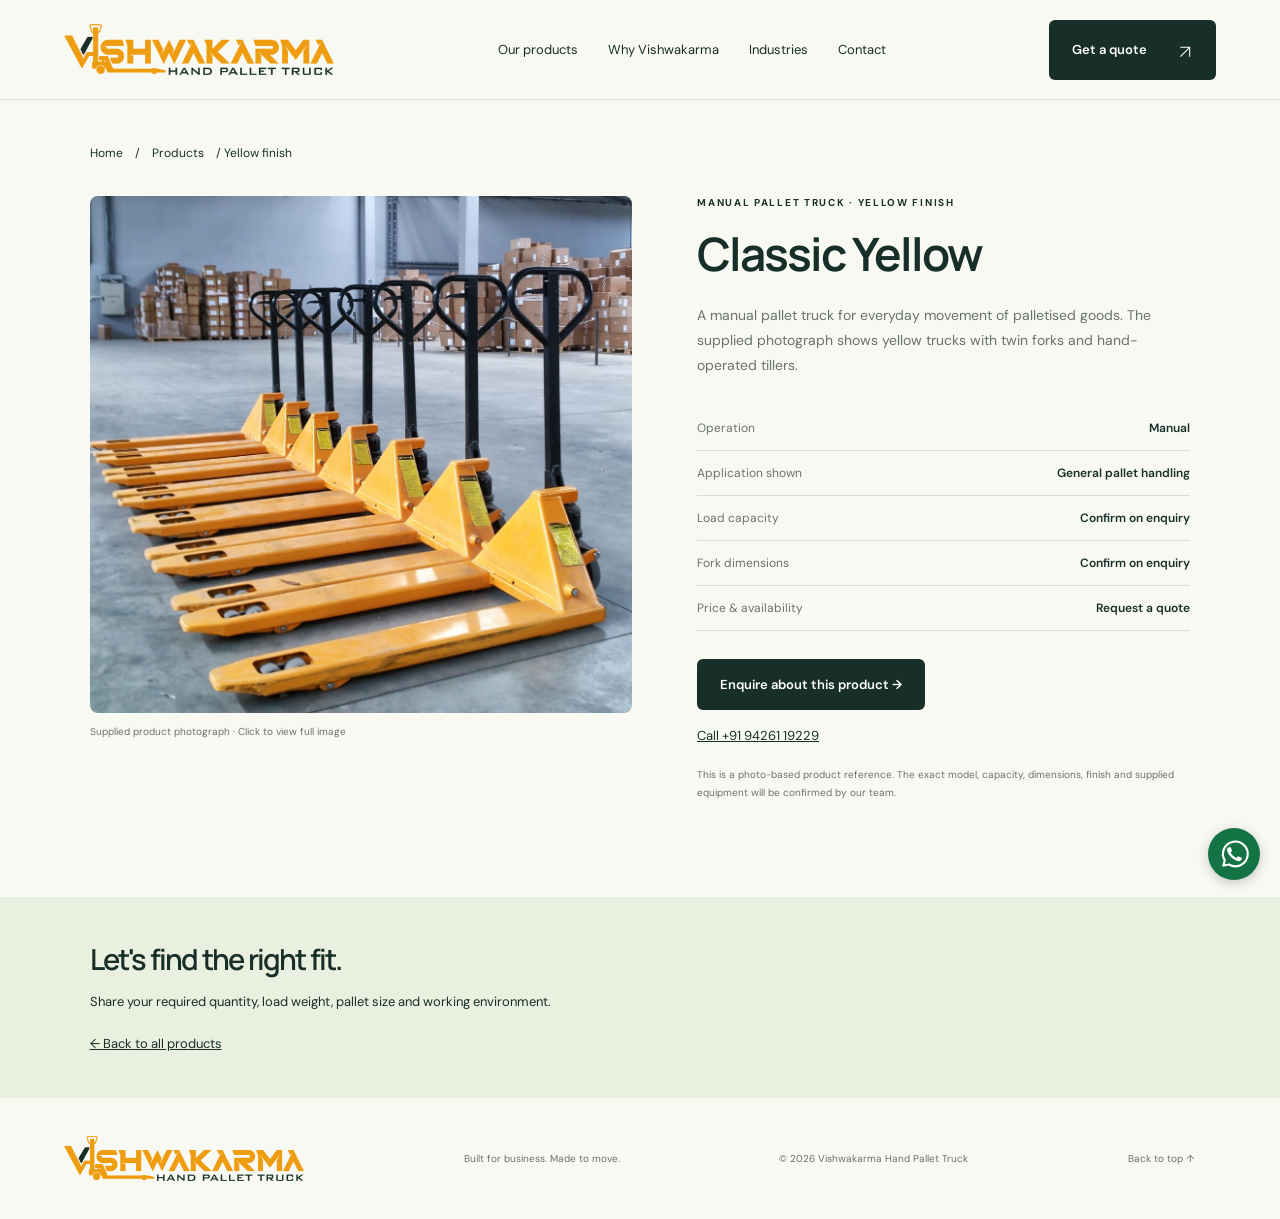
<file: products/manual-pallet-truck/index.html>
<!doctype html><html lang="en"><head><meta charset="UTF-8"><meta name="viewport" content="width=device-width,initial-scale=1"><title>Manual Hand Pallet Truck in Ahmedabad | Vishwakarma</title><meta name="description" content="Explore the Classic Yellow manual pallet truck reference for everyday pallet handling. Enquire with Vishwakarma in Ahmedabad about capacity, fork size and pricing."><link rel="canonical" href="https://vishwakarmapallettrucks.in/products/manual-pallet-truck/"><meta property="og:title" content="Manual Hand Pallet Truck in Ahmedabad | Vishwakarma"><meta property="og:description" content="Explore the Classic Yellow manual pallet truck reference for everyday pallet handling. Enquire with Vishwakarma in Ahmedabad about capacity, fork size and pricing."><meta property="og:type" content="website"><link rel="stylesheet" href="/style.css"><script src="/catalog.js" defer></script><link rel="stylesheet" href="/motion.css"><script defer src="/motion.js"></script><meta property="og:url" content="https://vishwakarmapallettrucks.in/products/manual-pallet-truck/"><meta property="og:site_name" content="Vishwakarma Hand Pallet Truck"><meta property="og:locale" content="en_IN"><script type="application/ld+json">{"@context": "https://schema.org", "@graph": [{"@type": "BreadcrumbList", "@id": "https://vishwakarmapallettrucks.in/products/manual-pallet-truck/#breadcrumb", "itemListElement": [{"@type": "ListItem", "position": 1, "name": "Home", "item": "https://vishwakarmapallettrucks.in/"}, {"@type": "ListItem", "position": 2, "name": "Products", "item": "https://vishwakarmapallettrucks.in/products/"}, {"@type": "ListItem", "position": 3, "name": "Classic Yellow", "item": "https://vishwakarmapallettrucks.in/products/manual-pallet-truck/"}]}, {"@type": "WebPage", "@id": "https://vishwakarmapallettrucks.in/products/manual-pallet-truck/#webpage", "url": "https://vishwakarmapallettrucks.in/products/manual-pallet-truck/", "name": "Manual Hand Pallet Truck in Ahmedabad | Vishwakarma", "description": "Explore the Classic Yellow manual pallet truck reference for everyday pallet handling. Enquire with Vishwakarma in Ahmedabad about capacity, fork size and pricing.", "isPartOf": {"@id": "https://vishwakarmapallettrucks.in/#website"}, "about": {"@id": "https://vishwakarmapallettrucks.in/#organization"}, "inLanguage": "en-IN", "breadcrumb": {"@id": "https://vishwakarmapallettrucks.in/products/manual-pallet-truck/#breadcrumb"}, "primaryImageOfPage": {"@id": "https://vishwakarmapallettrucks.in/products/manual-pallet-truck/#primaryimage"}}, {"@type": "ImageObject", "@id": "https://vishwakarmapallettrucks.in/products/manual-pallet-truck/#primaryimage", "contentUrl": "https://vishwakarmapallettrucks.in/assets/product-3.svg", "caption": "Yellow manual pallet trucks lined up in a warehouse"}]}</script><meta name="robots" content="max-image-preview:large"></head><body><header><a class="brand" href="/" aria-label="Vishwakarma home"><img class="brand-image" src="/assets/vishwakarma-logo.svg" alt="Vishwakarma Hand Pallet Truck" width="1600" height="300"></a><nav aria-label="Main navigation"><a href="/products/">Our products</a><a href="/#why">Why Vishwakarma</a><a href="/#industries">Industries</a><a href="/#contact">Contact</a></nav><a class="button dark top-quote" href="/#contact">Get a quote <span><svg class="arrow-icon" viewBox="0 0 24 24" aria-hidden="true"><path d="M5 19 19 5M5 5h14v14"/></svg></span></a><button class="menu" aria-label="Toggle navigation" aria-expanded="false">☰</button></header><main><section class="section detail-section"><nav class="breadcrumbs" aria-label="Breadcrumb"><a href="/">Home</a><span>/</span><a href="/products/">Products</a><span>/ Yellow finish</span></nav><div class="detail-grid"><div><a href="/assets/product-3.svg" target="_blank" rel="noopener" class="detail-photo-link" aria-label="Open full product photo"><img class="detail-photo" src="/assets/product-3.svg" alt="Yellow manual pallet trucks lined up in a warehouse" width="1120" height="840"></a><p class="photo-caption">Supplied product photograph · Click to view full image</p></div><div class="detail-copy"><div class="eyebrow">MANUAL PALLET TRUCK · YELLOW FINISH</div><h1>Classic Yellow</h1><p>A manual pallet truck for everyday movement of palletised goods. The supplied photograph shows yellow trucks with twin forks and hand-operated tillers.</p><dl class="specs"><div><dt>Operation</dt><dd>Manual</dd></div><div><dt>Application shown</dt><dd>General pallet handling</dd></div><div><dt>Load capacity</dt><dd>Confirm on enquiry</dd></div><div><dt>Fork dimensions</dt><dd>Confirm on enquiry</dd></div><div><dt>Price & availability</dt><dd>Request a quote</dd></div></dl><a class="button dark" href="/?truck=manual&amp;model=manual-pallet-truck#contact">Enquire about this product →</a><a class="detail-call" href="tel:+919426119229">Call +91 94261 19229</a><p class="detail-disclaimer">This is a photo-based product reference. The exact model, capacity, dimensions, finish and supplied equipment will be confirmed by our team.</p></div></div></section><section class="detail-bottom"><h2>Let's find the right fit.</h2><p>Share your required quantity, load weight, pallet size and working environment.</p><a href="/products/">← Back to all products</a></section></main><footer><a class="brand" href="/"><img class="brand-image" src="/assets/vishwakarma-logo.svg" alt="Vishwakarma Hand Pallet Truck" width="1600" height="300"></a><p>Built for business. Made to move.</p><span>© 2026 Vishwakarma Hand Pallet Truck</span><a href="/">Back to top ↑</a></footer><a class="whatsapp-chat" href="https://wa.me/919574641476" aria-label="Chat on WhatsApp with Vishwakarma" title="Chat on WhatsApp"><svg aria-hidden="true" viewBox="0 0 24 24" fill="none" stroke="currentColor" stroke-width="1.6"><path d="M4 19.7l.9-3.5a9 9 0 1 1 3.1 3.1L4 20z"/><path fill="currentColor" stroke="none" d="M8 6.7c-.8 0-1.4 1-1.4 1.9 0 3.4 5.2 8.3 8.6 8.3 1.2 0 2.2-.9 2.3-2.3l-2.9-1.4-1.1 1.3c-1.9-.7-3.4-2.1-4.3-4l1.1-1.2-1.2-2.6z"/></svg></a><script defer src="/brand.js"></script></body></html>
</file>
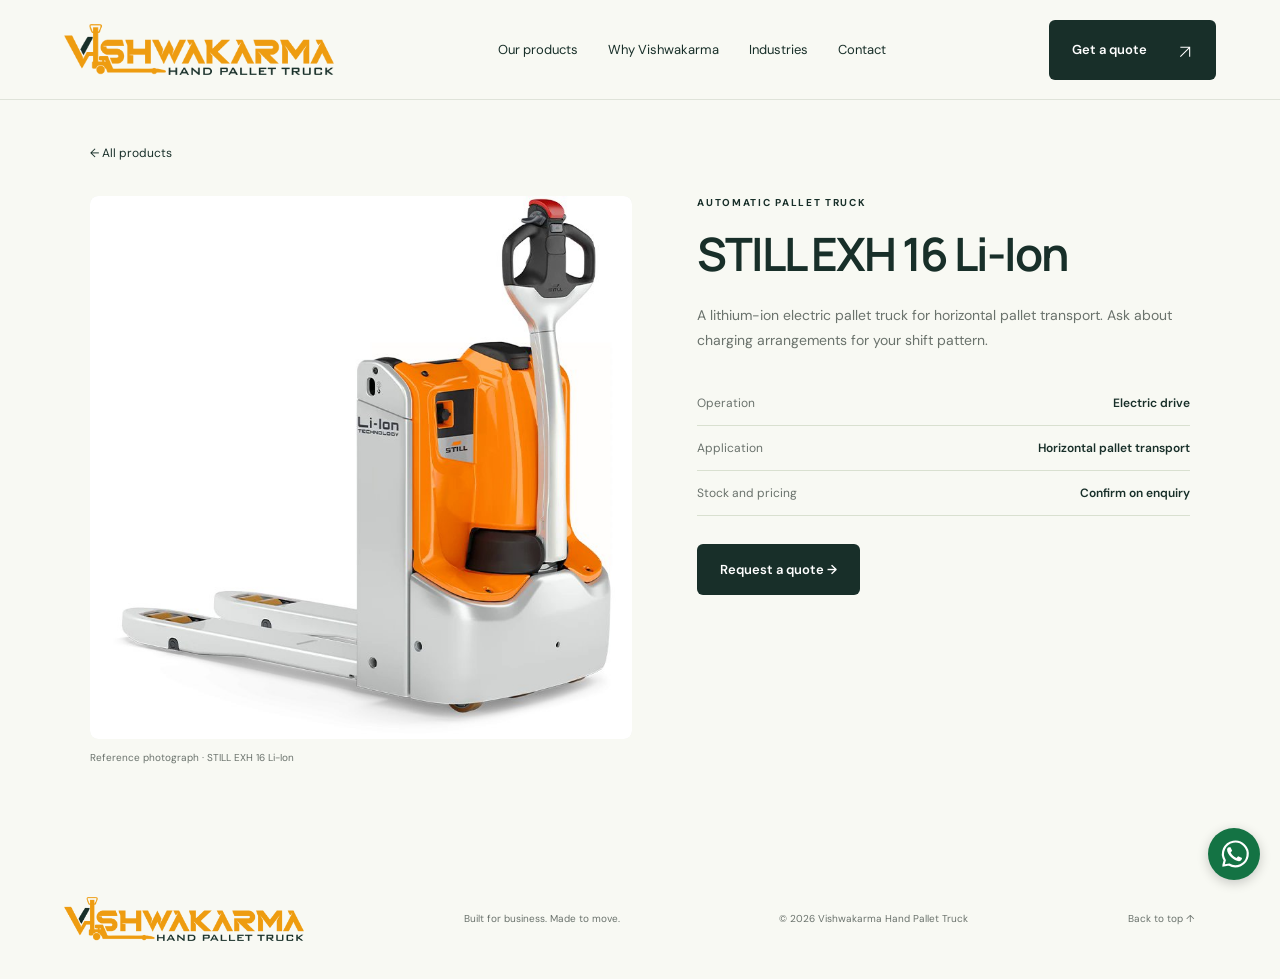
<file: products/still-exh-16/index.html>
<!doctype html><html lang="en"><head><meta charset="UTF-8"><meta name="viewport" content="width=device-width,initial-scale=1"><title>STILL EXH 16 Li-Ion Pallet Truck | Vishwakarma Ahmedabad</title><meta name="description" content="View the STILL EXH 16 Li-Ion electric pallet truck reference. Ask Vishwakarma in Ahmedabad about charging arrangements, specifications and availability."><link rel="canonical" href="https://vishwakarmapallettrucks.in/products/still-exh-16/"><meta property="og:title" content="STILL EXH 16 Li-Ion Pallet Truck | Vishwakarma Ahmedabad"><meta property="og:description" content="View the STILL EXH 16 Li-Ion electric pallet truck reference. Ask Vishwakarma in Ahmedabad about charging arrangements, specifications and availability."><meta property="og:type" content="website"><link rel="stylesheet" href="/style.css"><script src="/catalog.js" defer></script><link rel="stylesheet" href="/motion.css"><script defer src="/motion.js"></script><meta property="og:url" content="https://vishwakarmapallettrucks.in/products/still-exh-16/"><meta property="og:site_name" content="Vishwakarma Hand Pallet Truck"><meta property="og:locale" content="en_IN"><script type="application/ld+json">{"@context": "https://schema.org", "@graph": [{"@type": "BreadcrumbList", "@id": "https://vishwakarmapallettrucks.in/products/still-exh-16/#breadcrumb", "itemListElement": [{"@type": "ListItem", "position": 1, "name": "Home", "item": "https://vishwakarmapallettrucks.in/"}, {"@type": "ListItem", "position": 2, "name": "Products", "item": "https://vishwakarmapallettrucks.in/products/"}, {"@type": "ListItem", "position": 3, "name": "STILL EXH 16 Li-Ion", "item": "https://vishwakarmapallettrucks.in/products/still-exh-16/"}]}, {"@type": "WebPage", "@id": "https://vishwakarmapallettrucks.in/products/still-exh-16/#webpage", "url": "https://vishwakarmapallettrucks.in/products/still-exh-16/", "name": "STILL EXH 16 Li-Ion Pallet Truck | Vishwakarma Ahmedabad", "description": "View the STILL EXH 16 Li-Ion electric pallet truck reference. Ask Vishwakarma in Ahmedabad about charging arrangements, specifications and availability.", "isPartOf": {"@id": "https://vishwakarmapallettrucks.in/#website"}, "about": {"@id": "https://vishwakarmapallettrucks.in/#organization"}, "inLanguage": "en-IN", "breadcrumb": {"@id": "https://vishwakarmapallettrucks.in/products/still-exh-16/#breadcrumb"}, "primaryImageOfPage": {"@id": "https://vishwakarmapallettrucks.in/products/still-exh-16/#primaryimage"}}, {"@type": "ImageObject", "@id": "https://vishwakarmapallettrucks.in/products/still-exh-16/#primaryimage", "contentUrl": "https://vishwakarmapallettrucks.in/assets/still-exh-16.svg", "caption": "STILL EXH 16 Li-Ion electric pallet truck"}]}</script><meta name="robots" content="max-image-preview:large"></head><body><header><a class="brand" href="/" aria-label="Vishwakarma home"><img class="brand-image" src="/assets/vishwakarma-logo.svg" alt="Vishwakarma Hand Pallet Truck" width="1600" height="300"></a><nav aria-label="Main navigation"><a href="/products/">Our products</a><a href="/#why">Why Vishwakarma</a><a href="/#industries">Industries</a><a href="/#contact">Contact</a></nav><a class="button dark top-quote" href="/#contact">Get a quote <span><svg class="arrow-icon" viewBox="0 0 24 24" aria-hidden="true"><path d="M5 19 19 5M5 5h14v14"/></svg></span></a><button class="menu" aria-label="Toggle navigation" aria-expanded="false">☰</button></header><main><section class="section detail-section"><nav class="breadcrumbs"><a href="/products/">← All products</a></nav><div class="detail-grid"><figure style="margin:0"><img class="detail-photo" src="/assets/still-exh-16.svg" alt="STILL EXH 16 Li-Ion electric pallet truck"><figcaption class="photo-caption"><a href="https://bursaforkliftkirala.com/forkliftler/still-exh-16-li-ion-16-ton-akulu-transpalet">Reference photograph · STILL EXH 16 Li-Ion</a></figcaption></figure><div class="detail-copy"><div class="eyebrow">AUTOMATIC PALLET TRUCK</div><h1>STILL EXH 16 Li-Ion</h1><p>A lithium-ion electric pallet truck for horizontal pallet transport. Ask about charging arrangements for your shift pattern.</p><dl class="specs"><div><dt>Operation</dt><dd>Electric drive</dd></div><div><dt>Application</dt><dd>Horizontal pallet transport</dd></div><div><dt>Stock and pricing</dt><dd>Confirm on enquiry</dd></div></dl><a class="button dark" href="/?truck=automatic&amp;model=still-exh-16#contact">Request a quote →</a></div></div></section></main><footer><a class="brand" href="/"><img class="brand-image" src="/assets/vishwakarma-logo.svg" alt="Vishwakarma Hand Pallet Truck" width="1600" height="300"></a><p>Built for business. Made to move.</p><span>© 2026 Vishwakarma Hand Pallet Truck</span><a href="/">Back to top ↑</a></footer><a class="whatsapp-chat" href="https://wa.me/919574641476" aria-label="Chat on WhatsApp with Vishwakarma" title="Chat on WhatsApp"><svg aria-hidden="true" viewBox="0 0 24 24" fill="none" stroke="currentColor" stroke-width="1.6"><path d="M4 19.7l.9-3.5a9 9 0 1 1 3.1 3.1L4 20z"/><path fill="currentColor" stroke="none" d="M8 6.7c-.8 0-1.4 1-1.4 1.9 0 3.4 5.2 8.3 8.6 8.3 1.2 0 2.2-.9 2.3-2.3l-2.9-1.4-1.1 1.3c-1.9-.7-3.4-2.1-4.3-4l1.1-1.2-1.2-2.6z"/></svg></a><script defer src="/brand.js"></script></body></html>
</file>
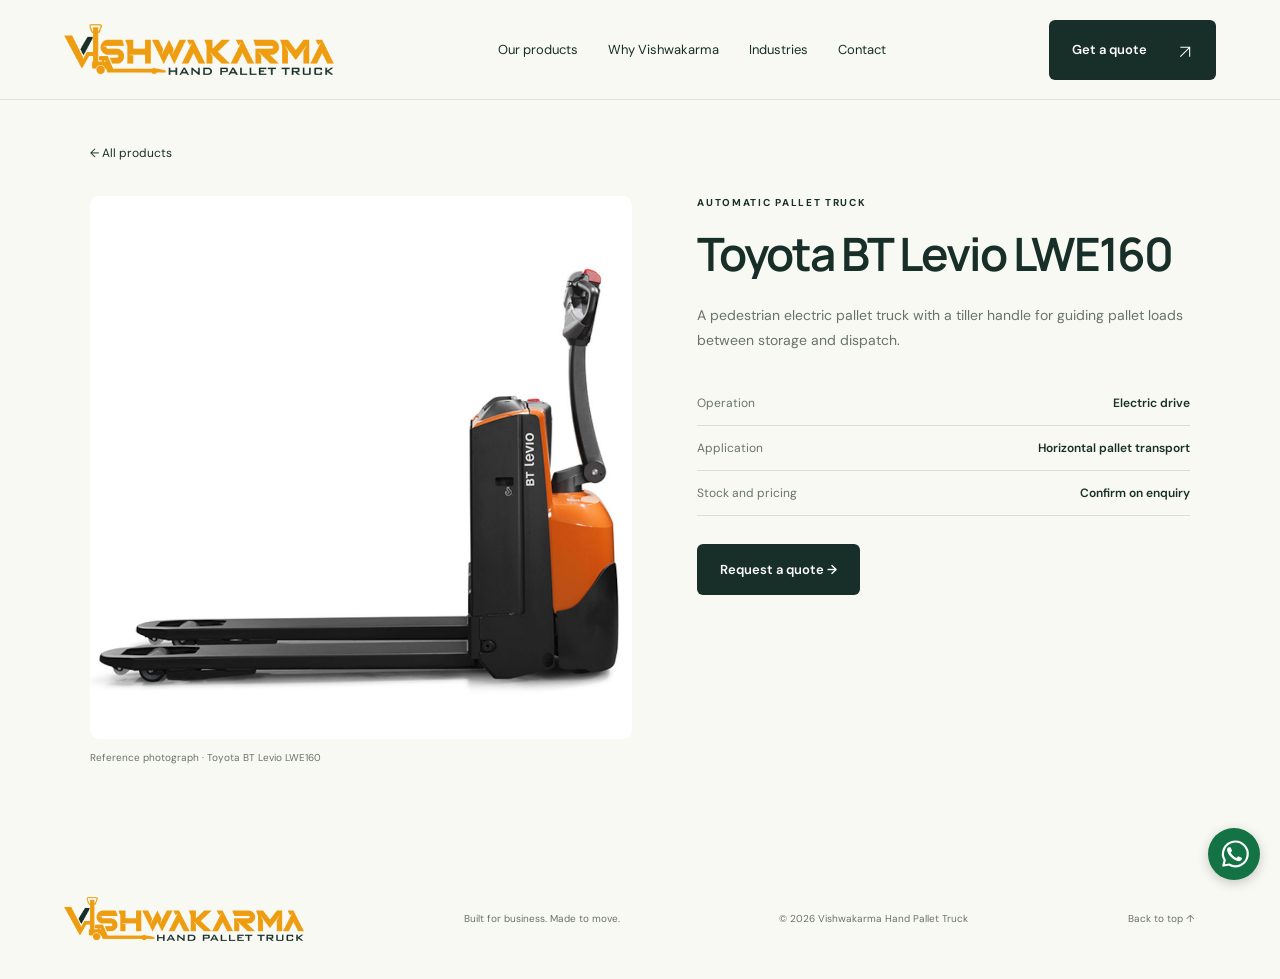
<file: products/toyota-bt-levio/index.html>
<!doctype html><html lang="en"><head><meta charset="UTF-8"><meta name="viewport" content="width=device-width,initial-scale=1"><title>Toyota BT Levio LWE160 | Vishwakarma Ahmedabad</title><meta name="description" content="View the Toyota BT Levio LWE160 electric pallet truck reference. Discuss warehouse transport needs, specifications and availability with Vishwakarma in Ahmedabad."><link rel="canonical" href="https://vishwakarmapallettrucks.in/products/toyota-bt-levio/"><meta property="og:title" content="Toyota BT Levio LWE160 | Vishwakarma Ahmedabad"><meta property="og:description" content="View the Toyota BT Levio LWE160 electric pallet truck reference. Discuss warehouse transport needs, specifications and availability with Vishwakarma in Ahmedabad."><meta property="og:type" content="website"><link rel="stylesheet" href="/style.css"><script src="/catalog.js" defer></script><link rel="stylesheet" href="/motion.css"><script defer src="/motion.js"></script><meta property="og:url" content="https://vishwakarmapallettrucks.in/products/toyota-bt-levio/"><meta property="og:site_name" content="Vishwakarma Hand Pallet Truck"><meta property="og:locale" content="en_IN"><script type="application/ld+json">{"@context": "https://schema.org", "@graph": [{"@type": "BreadcrumbList", "@id": "https://vishwakarmapallettrucks.in/products/toyota-bt-levio/#breadcrumb", "itemListElement": [{"@type": "ListItem", "position": 1, "name": "Home", "item": "https://vishwakarmapallettrucks.in/"}, {"@type": "ListItem", "position": 2, "name": "Products", "item": "https://vishwakarmapallettrucks.in/products/"}, {"@type": "ListItem", "position": 3, "name": "Toyota BT Levio LWE160", "item": "https://vishwakarmapallettrucks.in/products/toyota-bt-levio/"}]}, {"@type": "WebPage", "@id": "https://vishwakarmapallettrucks.in/products/toyota-bt-levio/#webpage", "url": "https://vishwakarmapallettrucks.in/products/toyota-bt-levio/", "name": "Toyota BT Levio LWE160 | Vishwakarma Ahmedabad", "description": "View the Toyota BT Levio LWE160 electric pallet truck reference. Discuss warehouse transport needs, specifications and availability with Vishwakarma in Ahmedabad.", "isPartOf": {"@id": "https://vishwakarmapallettrucks.in/#website"}, "about": {"@id": "https://vishwakarmapallettrucks.in/#organization"}, "inLanguage": "en-IN", "breadcrumb": {"@id": "https://vishwakarmapallettrucks.in/products/toyota-bt-levio/#breadcrumb"}, "primaryImageOfPage": {"@id": "https://vishwakarmapallettrucks.in/products/toyota-bt-levio/#primaryimage"}}, {"@type": "ImageObject", "@id": "https://vishwakarmapallettrucks.in/products/toyota-bt-levio/#primaryimage", "contentUrl": "https://vishwakarmapallettrucks.in/assets/toyota-bt-levio.svg", "caption": "Toyota BT Levio LWE160 electric pallet truck"}]}</script><meta name="robots" content="max-image-preview:large"></head><body><header><a class="brand" href="/" aria-label="Vishwakarma home"><img class="brand-image" src="/assets/vishwakarma-logo.svg" alt="Vishwakarma Hand Pallet Truck" width="1600" height="300"></a><nav aria-label="Main navigation"><a href="/products/">Our products</a><a href="/#why">Why Vishwakarma</a><a href="/#industries">Industries</a><a href="/#contact">Contact</a></nav><a class="button dark top-quote" href="/#contact">Get a quote <span><svg class="arrow-icon" viewBox="0 0 24 24" aria-hidden="true"><path d="M5 19 19 5M5 5h14v14"/></svg></span></a><button class="menu" aria-label="Toggle navigation" aria-expanded="false">☰</button></header><main><section class="section detail-section"><nav class="breadcrumbs"><a href="/products/">← All products</a></nav><div class="detail-grid"><figure style="margin:0"><img class="detail-photo" src="/assets/toyota-bt-levio.svg" alt="Toyota BT Levio LWE160 electric pallet truck"><figcaption class="photo-caption"><a href="https://empilhadores.toyota.pt/nossos-produtos/porta-paletes-eletricos/pedestre/bt-levio-16t/">Reference photograph · Toyota BT Levio LWE160</a></figcaption></figure><div class="detail-copy"><div class="eyebrow">AUTOMATIC PALLET TRUCK</div><h1>Toyota BT Levio LWE160</h1><p>A pedestrian electric pallet truck with a tiller handle for guiding pallet loads between storage and dispatch.</p><dl class="specs"><div><dt>Operation</dt><dd>Electric drive</dd></div><div><dt>Application</dt><dd>Horizontal pallet transport</dd></div><div><dt>Stock and pricing</dt><dd>Confirm on enquiry</dd></div></dl><a class="button dark" href="/?truck=automatic&amp;model=toyota-bt-levio#contact">Request a quote →</a></div></div></section></main><footer><a class="brand" href="/"><img class="brand-image" src="/assets/vishwakarma-logo.svg" alt="Vishwakarma Hand Pallet Truck" width="1600" height="300"></a><p>Built for business. Made to move.</p><span>© 2026 Vishwakarma Hand Pallet Truck</span><a href="/">Back to top ↑</a></footer><a class="whatsapp-chat" href="https://wa.me/919574641476" aria-label="Chat on WhatsApp with Vishwakarma" title="Chat on WhatsApp"><svg aria-hidden="true" viewBox="0 0 24 24" fill="none" stroke="currentColor" stroke-width="1.6"><path d="M4 19.7l.9-3.5a9 9 0 1 1 3.1 3.1L4 20z"/><path fill="currentColor" stroke="none" d="M8 6.7c-.8 0-1.4 1-1.4 1.9 0 3.4 5.2 8.3 8.6 8.3 1.2 0 2.2-.9 2.3-2.3l-2.9-1.4-1.1 1.3c-1.9-.7-3.4-2.1-4.3-4l1.1-1.2-1.2-2.6z"/></svg></a><script defer src="/brand.js"></script></body></html>
</file>
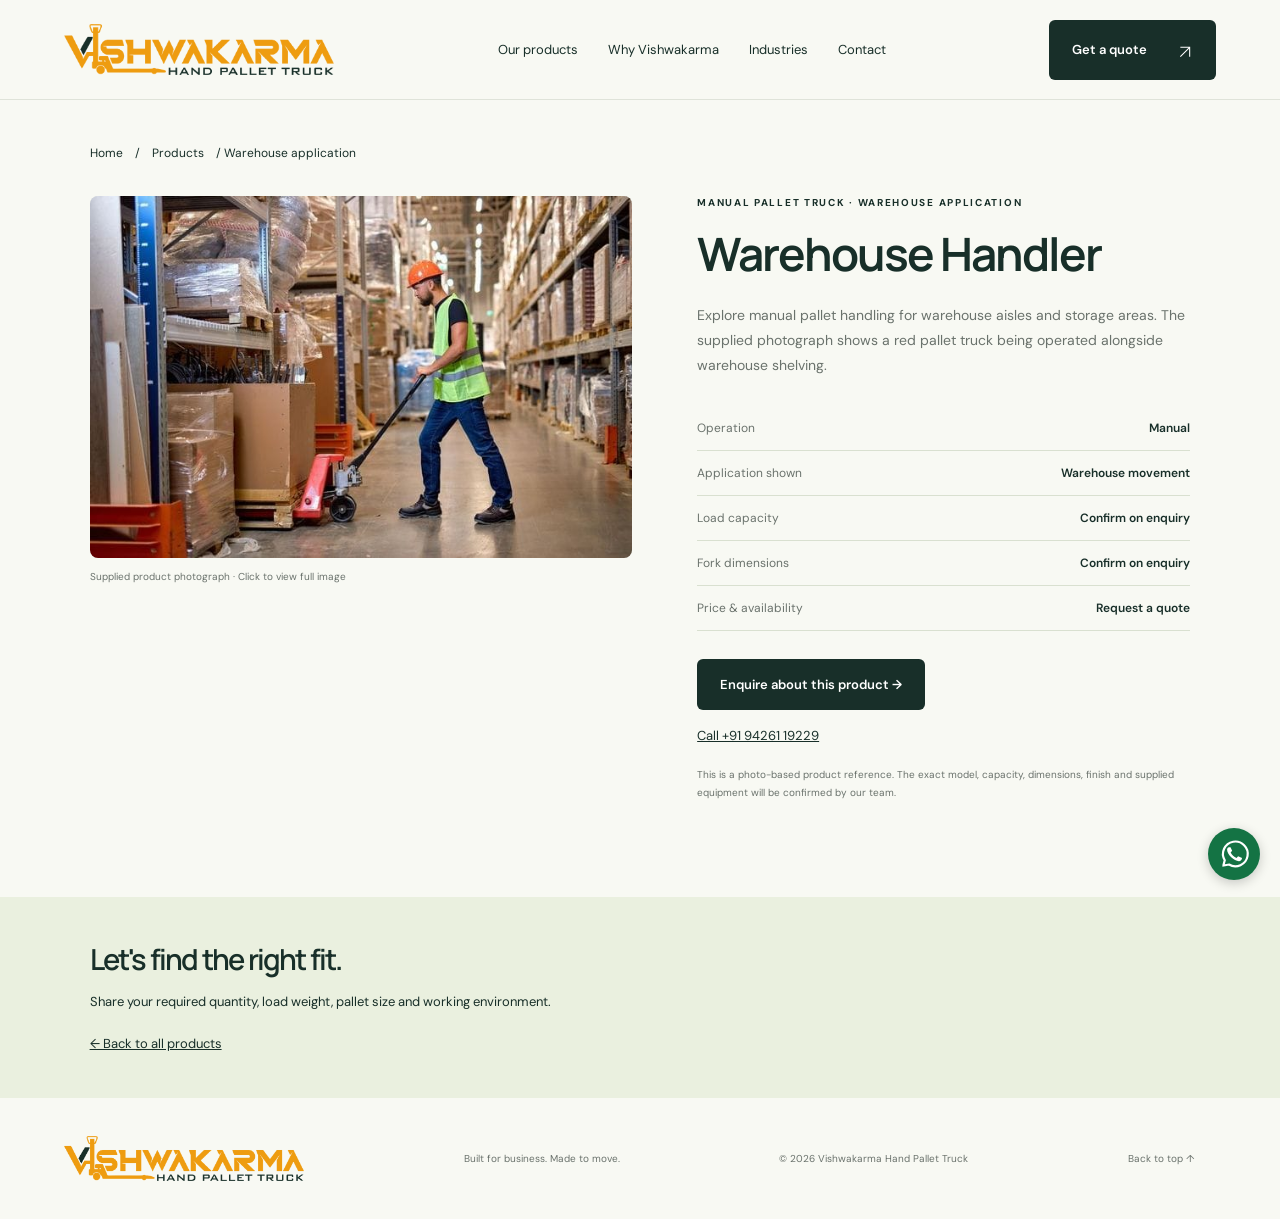
<file: products/warehouse-pallet-truck/index.html>
<!doctype html><html lang="en"><head><meta charset="UTF-8"><meta name="viewport" content="width=device-width,initial-scale=1"><title>Warehouse Pallet Truck in Ahmedabad | Vishwakarma</title><meta name="description" content="Explore the Warehouse Handler manual pallet truck reference for storage aisles. Discuss pallet sizes, load requirements and availability with Vishwakarma."><link rel="canonical" href="https://vishwakarmapallettrucks.in/products/warehouse-pallet-truck/"><meta property="og:title" content="Warehouse Pallet Truck in Ahmedabad | Vishwakarma"><meta property="og:description" content="Explore the Warehouse Handler manual pallet truck reference for storage aisles. Discuss pallet sizes, load requirements and availability with Vishwakarma."><meta property="og:type" content="website"><link rel="stylesheet" href="/style.css"><script src="/catalog.js" defer></script><link rel="stylesheet" href="/motion.css"><script defer src="/motion.js"></script><meta property="og:url" content="https://vishwakarmapallettrucks.in/products/warehouse-pallet-truck/"><meta property="og:site_name" content="Vishwakarma Hand Pallet Truck"><meta property="og:locale" content="en_IN"><script type="application/ld+json">{"@context": "https://schema.org", "@graph": [{"@type": "BreadcrumbList", "@id": "https://vishwakarmapallettrucks.in/products/warehouse-pallet-truck/#breadcrumb", "itemListElement": [{"@type": "ListItem", "position": 1, "name": "Home", "item": "https://vishwakarmapallettrucks.in/"}, {"@type": "ListItem", "position": 2, "name": "Products", "item": "https://vishwakarmapallettrucks.in/products/"}, {"@type": "ListItem", "position": 3, "name": "Warehouse Handler", "item": "https://vishwakarmapallettrucks.in/products/warehouse-pallet-truck/"}]}, {"@type": "WebPage", "@id": "https://vishwakarmapallettrucks.in/products/warehouse-pallet-truck/#webpage", "url": "https://vishwakarmapallettrucks.in/products/warehouse-pallet-truck/", "name": "Warehouse Pallet Truck in Ahmedabad | Vishwakarma", "description": "Explore the Warehouse Handler manual pallet truck reference for storage aisles. Discuss pallet sizes, load requirements and availability with Vishwakarma.", "isPartOf": {"@id": "https://vishwakarmapallettrucks.in/#website"}, "about": {"@id": "https://vishwakarmapallettrucks.in/#organization"}, "inLanguage": "en-IN", "breadcrumb": {"@id": "https://vishwakarmapallettrucks.in/products/warehouse-pallet-truck/#breadcrumb"}, "primaryImageOfPage": {"@id": "https://vishwakarmapallettrucks.in/products/warehouse-pallet-truck/#primaryimage"}}, {"@type": "ImageObject", "@id": "https://vishwakarmapallettrucks.in/products/warehouse-pallet-truck/#primaryimage", "contentUrl": "https://vishwakarmapallettrucks.in/assets/product-2.svg", "caption": "Operator using a red manual pallet truck in a warehouse"}]}</script><meta name="robots" content="max-image-preview:large"></head><body><header><a class="brand" href="/" aria-label="Vishwakarma home"><img class="brand-image" src="/assets/vishwakarma-logo.svg" alt="Vishwakarma Hand Pallet Truck" width="1600" height="300"></a><nav aria-label="Main navigation"><a href="/products/">Our products</a><a href="/#why">Why Vishwakarma</a><a href="/#industries">Industries</a><a href="/#contact">Contact</a></nav><a class="button dark top-quote" href="/#contact">Get a quote <span><svg class="arrow-icon" viewBox="0 0 24 24" aria-hidden="true"><path d="M5 19 19 5M5 5h14v14"/></svg></span></a><button class="menu" aria-label="Toggle navigation" aria-expanded="false">☰</button></header><main><section class="section detail-section"><nav class="breadcrumbs" aria-label="Breadcrumb"><a href="/">Home</a><span>/</span><a href="/products/">Products</a><span>/ Warehouse application</span></nav><div class="detail-grid"><div><a href="/assets/product-2.svg" target="_blank" rel="noopener" class="detail-photo-link" aria-label="Open full product photo"><img class="detail-photo" src="/assets/product-2.svg" alt="Operator using a red manual pallet truck in a warehouse" width="1120" height="840"></a><p class="photo-caption">Supplied product photograph · Click to view full image</p></div><div class="detail-copy"><div class="eyebrow">MANUAL PALLET TRUCK · WAREHOUSE APPLICATION</div><h1>Warehouse Handler</h1><p>Explore manual pallet handling for warehouse aisles and storage areas. The supplied photograph shows a red pallet truck being operated alongside warehouse shelving.</p><dl class="specs"><div><dt>Operation</dt><dd>Manual</dd></div><div><dt>Application shown</dt><dd>Warehouse movement</dd></div><div><dt>Load capacity</dt><dd>Confirm on enquiry</dd></div><div><dt>Fork dimensions</dt><dd>Confirm on enquiry</dd></div><div><dt>Price & availability</dt><dd>Request a quote</dd></div></dl><a class="button dark" href="/?truck=manual&amp;model=warehouse-pallet-truck#contact">Enquire about this product →</a><a class="detail-call" href="tel:+919426119229">Call +91 94261 19229</a><p class="detail-disclaimer">This is a photo-based product reference. The exact model, capacity, dimensions, finish and supplied equipment will be confirmed by our team.</p></div></div></section><section class="detail-bottom"><h2>Let's find the right fit.</h2><p>Share your required quantity, load weight, pallet size and working environment.</p><a href="/products/">← Back to all products</a></section></main><footer><a class="brand" href="/"><img class="brand-image" src="/assets/vishwakarma-logo.svg" alt="Vishwakarma Hand Pallet Truck" width="1600" height="300"></a><p>Built for business. Made to move.</p><span>© 2026 Vishwakarma Hand Pallet Truck</span><a href="/">Back to top ↑</a></footer><a class="whatsapp-chat" href="https://wa.me/919574641476" aria-label="Chat on WhatsApp with Vishwakarma" title="Chat on WhatsApp"><svg aria-hidden="true" viewBox="0 0 24 24" fill="none" stroke="currentColor" stroke-width="1.6"><path d="M4 19.7l.9-3.5a9 9 0 1 1 3.1 3.1L4 20z"/><path fill="currentColor" stroke="none" d="M8 6.7c-.8 0-1.4 1-1.4 1.9 0 3.4 5.2 8.3 8.6 8.3 1.2 0 2.2-.9 2.3-2.3l-2.9-1.4-1.1 1.3c-1.9-.7-3.4-2.1-4.3-4l1.1-1.2-1.2-2.6z"/></svg></a><script defer src="/brand.js"></script></body></html>
</file>
<file: style.css>
@import url('https://fonts.googleapis.com/css2?family=DM+Sans:wght@400;450;500;550;600;650;700&family=Manrope:wght@400;500;600;650;700;750;800&display=swap');
:root{--ink:#182f29;--lime:#ddf78c;--muted:#6a726c;--paper:#f8f9f3}*{box-sizing:border-box}html{scroll-behavior:smooth;scroll-padding-top:95px}body{margin:0;color:var(--ink);background:var(--paper);font-family:'DM Sans',Arial,sans-serif}button,input,select,textarea{font:inherit}a{color:inherit;text-decoration:none}button,a,input,select,textarea{ -webkit-tap-highlight-color:transparent}button{cursor:pointer}header{height:100px;display:flex;align-items:center;justify-content:space-between;padding:0 5%;border-bottom:1px solid #dfe3d9;background:var(--paper);position:relative;z-index:5}.brand{display:flex;align-items:center;gap:10px;font-size:14px;font-weight:800;letter-spacing:1px}.brand small{display:block;font-size:9px;letter-spacing:2px;margin-top:4px}.logo{height:40px;width:40px;background:var(--ink);color:var(--lime);font:bold 32px Arial;display:flex;align-items:center;justify-content:center;border-radius:5px;position:relative}.logo span{font-size:20px;position:absolute;right:0;top:0;background:var(--ink)}nav{display:flex;gap:30px;font-size:13px}nav a:hover,.text-link:hover{color:#74963a}.button{display:inline-flex;justify-content:space-between;gap:30px;align-items:center;padding:17px 23px;border:0;border-radius:6px;font-weight:600;font-size:13px;transition:transform .2s,box-shadow .2s}.button:hover{transform:translateY(-3px);box-shadow:0 6px 18px #172c291a}.button span{font-size:20px}.dark{background:var(--ink);color:white}.lime{background:var(--lime);color:var(--ink)}.menu{display:none}.hero{display:grid;grid-template-columns:1fr 1.08fr;min-height:650px;padding:30px 3% 35px 5%;gap:20px}.hero-copy{align-self:center;padding:35px 0}.eyebrow{font-size:10px;letter-spacing:1.7px;font-weight:700;display:flex;align-items:center;gap:9px}.eyebrow i{width:6px;height:6px;background:#78974c;border-radius:50%}h1,h2,h3,p{margin:0}h1,h2,h3{font-family:Manrope,Arial,sans-serif}h1{font-size:clamp(48px,5.35vw,82px);letter-spacing:-4px;line-height:1.08;font-weight:650;margin:27px 0 24px}h1>span{display:block;color:#789454}.hero-copy>p{font-size:16px;line-height:1.8;max-width:380px;color:var(--muted)}.hero-actions{display:flex;gap:27px;align-items:center;margin-top:32px}.text-link{font-size:13px;font-weight:600}.text-link span{margin-left:10px}.hero-note{font-size:10px;display:flex;gap:10px;align-items:center;margin-top:42px;color:#667066}.check{border:1px solid #849a72;border-radius:50%;padding:1px 3px;color:#526e3d}.hero-note b{font-size:7px}.hero-visual{background:radial-gradient(ellipse at 50% 40%,#f2f7e4,#e6edda 80%);position:relative;border-radius:12px;min-height:590px;overflow:hidden}.visual-top{display:flex;justify-content:space-between;padding:28px;font-size:9px;font-weight:600;letter-spacing:1.5px}.big-type{position:absolute;top:85px;width:100%;text-align:center;font:800 clamp(90px,11vw,165px) Manrope,Arial;color:#cfdbc0;letter-spacing:-10px}.hero-visual canvas{position:absolute;inset:40px 0 60px;width:100%;height:calc(100% - 100px);cursor:grab;touch-action:pan-y}.hero-visual canvas:active{cursor:grabbing}.annotation{position:absolute;right:26px;top:48%;display:flex;gap:9px;font-size:10px;line-height:1.7;pointer-events:none}.pulse{width:7px;height:7px;border-radius:50%;background:#789454;box-shadow:0 0 0 5px #78945419;margin-top:7px}.model-bottom{position:absolute;bottom:61px;left:28px;right:28px;display:flex;justify-content:space-between;align-items:center}.model-tag{font-size:8px;letter-spacing:1.8px;font-weight:700}.model-bottom h2{font-size:20px;margin-top:7px;letter-spacing:-.6px}#rotate{border:1px solid #a9b59d;border-radius:50%;background:transparent;width:35px;height:35px;color:var(--ink)}.drag-note{position:absolute;bottom:25px;width:100%;text-align:center;font-size:8px;letter-spacing:1.8px}.illustration-note{position:absolute;bottom:9px;width:100%;text-align:center;font-size:7px;color:#737e68}.benefit-bar{border-block:1px solid #dfe3d9;display:flex;justify-content:space-between;align-items:center;padding:25px 5%;font-size:12px}.benefit-bar span:first-child{font-size:18px}.benefit-bar b{font-size:13px;margin-left:8px}.section{padding:95px 7%}.section-heading{display:flex;justify-content:space-between;align-items:end;margin-bottom:40px}h2{font-size:43px;line-height:1.2;letter-spacing:-1.8px;font-weight:600}.section .eyebrow{margin-bottom:20px}.section-heading p,.product-card>p,.why p,.industry-grid p,.faq p{color:var(--muted);font-size:14px;line-height:1.8}.product-grid{display:grid;grid-template-columns:1fr 1fr;gap:30px}.product-art{height:340px;position:relative;border-radius:9px;overflow:hidden;background:#edf0e7}.electric{background:#e7eceb}.pill{position:absolute;top:22px;left:22px;border:1px solid #c8d0c0;border-radius:20px;padding:7px 11px;font-size:8px;letter-spacing:1px}.product-art canvas{width:100%;height:100%}.art-number{position:absolute;right:22px;bottom:20px;font-size:12px;color:#7d8979}.product-info{display:flex;align-items:center;justify-content:space-between;margin:24px 0 15px}.product-info h3{font-size:23px;letter-spacing:-.7px}.product-info p{font-size:12px;margin-top:7px;color:#687465}.round{width:42px;height:42px;border:1px solid #d3dbca;border-radius:50%;font-size:22px;background:transparent;color:var(--ink)}.round:hover{background:var(--lime)}.tags{display:flex;gap:8px;margin-top:19px}.tags span{border:1px solid #dfe3d9;padding:7px 10px;border-radius:4px;font-size:10px}.spec-note{margin-top:30px;font-size:11px;color:var(--muted)}.why{background:var(--ink);color:#f4f6ee;display:grid;grid-template-columns:1fr 1fr;gap:90px}.why .eyebrow{color:var(--lime)}.why p{color:#bbc6bb}.why>div>p{max-width:370px;margin:22px 0 27px}.why-list article{display:flex;gap:20px;padding:26px 0;border-bottom:1px solid #ffffff25}.why-list article>span{color:#a4bb8c;font-size:12px}.why-list h3{font-size:18px;font-weight:500;margin-bottom:10px}.why-list p{font-size:12px}.industry-grid{display:grid;grid-template-columns:repeat(4,1fr);border-block:1px solid #dfe3d9}.industry-grid article{padding:30px 20px;border-right:1px solid #dfe3d9}.industry-grid article:first-child{padding-left:0}.industry-grid article:last-child{border:0}.industry-grid article>span{display:block;font-size:30px;margin-bottom:25px;color:#6d8855}.industry-grid h3{font-size:17px;margin-bottom:8px}.industry-grid p{font-size:12px}.faq{padding-top:10px;display:grid;grid-template-columns:1fr 1.15fr;gap:60px}.faq h2{font-size:34px}details{border-bottom:1px solid #d5ddcd;padding:20px 0}summary{font-size:14px;cursor:pointer;list-style:none;display:flex;justify-content:space-between;gap:20px}summary:after{content:'+';font-size:18px}details[open] summary:after{content:'−'}details p{padding-top:15px}.contact{background:#eaf0df;display:grid;grid-template-columns:1fr 1fr;gap:70px}.contact h2{font-size:53px}.contact h2 span{color:#88a35b}.contact>div>p{font-size:14px;color:var(--muted);line-height:1.8;margin:24px 0 40px}.contact-details{display:flex;gap:30px}.contact-details small{font-size:8px;letter-spacing:1px}.contact-details p{font-size:12px;line-height:1.8;margin-top:10px}form{background:var(--paper);padding:30px;border-radius:10px}.form-title{display:flex;justify-content:space-between;font-size:20px;font-weight:600;margin-bottom:24px}.fields{display:grid;grid-template-columns:1fr 1fr;gap:15px}label{display:block;font-size:11px;font-weight:600;margin-bottom:15px}input,select,textarea{width:100%;background:transparent;border:1px solid #d8dfd0;border-radius:4px;padding:11px 10px;font-size:12px;margin-top:8px;color:var(--ink)}textarea{resize:vertical}form .button{width:100%}.form-note{font-size:9px;color:var(--muted);display:block;margin-top:13px;line-height:1.6}#form-result{font-size:12px;line-height:1.6;margin-top:15px;padding:12px;background:#e5edda}#form-result a{text-decoration:underline;font-weight:bold}footer{padding:38px 5%;display:flex;align-items:center;justify-content:space-between;gap:20px}footer p,footer>span,footer>a:last-child{font-size:10px;color:var(--muted)}:focus-visible{outline:3px solid #8baa57;outline-offset:4px}.reveal{opacity:0;transform:translateY(20px);transition:opacity .7s,transform .7s}.reveal.visible{opacity:1;transform:none}@media(min-width:1500px){body{max-width:1800px;margin:auto}}@media(max-width:1000px){nav{gap:16px;font-size:11px}header{padding:0 4%}.hero{padding-left:4%;min-height:590px}.hero-visual{min-height:540px}h1{letter-spacing:-3px}.hero-actions{gap:16px}.hero-note{flex-wrap:wrap;max-width:290px}.annotation{right:14px}.section{padding:65px 5%}.why,.contact{gap:35px}h2{font-size:36px}.contact h2{font-size:43px}.contact-details{flex-direction:column;gap:15px}.product-art{height:290px}footer p{display:none}}@media(max-width:700px){header{height:78px}.brand{font-size:11px}.brand small{font-size:7px}.top-quote{padding:11px 13px;font-size:10px;gap:12px;margin-left:auto;margin-right:15px}.menu{display:block;border:0;background:none;font-size:23px;color:var(--ink)}nav{display:none;position:absolute;top:78px;left:0;right:0;background:var(--paper);padding:25px;box-shadow:0 15px 20px #0001}nav.open{display:flex;flex-direction:column;gap:23px}.hero{display:flex;flex-direction:column;padding:15px 5% 25px;gap:5px}.hero-copy{width:100%;padding:25px 0}h1{font-size:58px;margin:23px 0;letter-spacing:-3px}.hero-copy>p{font-size:14px}.hero-actions{gap:22px}.hero-note{max-width:none;margin-top:26px;font-size:9px}.hero-visual{min-height:460px;width:100%}.big-type{font-size:110px;top:60px}.benefit-bar{display:grid;grid-template-columns:1fr 1fr;gap:20px;font-size:10px;padding:22px 5%}.benefit-bar span:first-child{font-size:14px}.benefit-bar b{font-size:11px}.section{padding:55px 6%}.section-heading{display:block}.section-heading p{margin-top:20px;font-size:12px}h2{font-size:34px}.product-grid,.why,.faq,.contact{grid-template-columns:1fr;gap:35px}.product-art{height:300px}.product-info h3{font-size:22px}.product-card>p{font-size:12px}.why{gap:20px}.industry-grid{grid-template-columns:1fr 1fr}.industry-grid article{padding:25px 12px!important}.industry-grid article:nth-child(2){border-right:0}.industry-grid article:nth-child(-n+2){border-bottom:1px solid #dfe3d9}.industry-grid h3{font-size:15px}.faq{padding-top:0;gap:20px}.contact-details{flex-direction:row;gap:20px}.contact h2{font-size:43px}form{padding:22px}.fields{gap:10px}footer{flex-wrap:wrap;padding:30px 6%}footer>span{width:100%;order:3}.eyebrow{font-size:8px;letter-spacing:1.3px}}@media(prefers-reduced-motion:reduce){html{scroll-behavior:auto}*,*:before,*:after{transition:none!important;animation:none!important}.reveal{opacity:1;transform:none}}

.arrow-icon{display:inline-block;width:16px;height:16px;fill:none;stroke:currentColor;stroke-width:1.6;vertical-align:middle;flex-shrink:0}.logo .arrow-icon{width:15px;height:15px}.logo span{line-height:15px}.why-list article>.arrow-icon{margin-left:auto}.round .arrow-icon{width:20px;height:20px}

.brand-image{display:block;width:270px;height:auto;max-width:100%;border-radius:3px}.contact-details{flex-direction:column;gap:22px}.contact-details a:hover{text-decoration:underline}.contact-email{overflow-wrap:anywhere}footer .brand-image{width:240px}@media(max-width:1000px){header .brand-image{width:220px}}@media(max-width:700px){header .brand{min-width:0;flex:1}header .brand-image{width:210px}header .top-quote{flex-shrink:0;margin-left:12px;margin-right:10px}header .menu{flex-shrink:0}.contact-details{flex-direction:column;gap:20px}}

.real-hero{background:#dbe4d3;isolation:isolate;transform-style:preserve-3d;animation:photo-enter .9s ease both}.hero-product-photo{width:100%;height:100%;position:absolute;inset:0;object-fit:cover;object-position:center;transition:transform 1.1s}.real-hero:hover .hero-product-photo{transform:scale(1.035)}.photo-overlay{position:absolute;inset:auto 0 0;padding:70px 30px 30px;color:white;background:linear-gradient(transparent,#0c241be8)}.photo-overlay h2{font-size:30px;margin:12px 0 18px}.photo-overlay a{font-size:12px}.catalog-grid{grid-template-columns:repeat(3,minmax(0,1fr))}.product-photo-link{display:block;height:280px;position:relative;border-radius:9px;overflow:hidden;background:#e3e7de}.product-photo-link img{width:100%;height:100%;object-fit:cover;transition:transform .6s}.product-photo-link:hover img{transform:scale(1.045)}.photo-label{position:absolute;left:14px;bottom:14px;background:#f8f9f3ed;padding:7px 10px;border-radius:3px;font-size:8px;letter-spacing:1px}.catalog-kicker{margin:0 0 7px!important;color:#71805f!important;font-size:11px!important}.catalog-grid h3{font-size:21px}.round{display:inline-flex;align-items:center;justify-content:center;flex-shrink:0}.detail-link{display:inline-block;margin-top:18px;border-bottom:1px solid #9eae8c;padding-bottom:5px;font-size:12px}.catalog-actions{display:flex;justify-content:space-between;gap:25px;align-items:center;margin-top:40px}.catalog-actions p{font-size:12px}.catalog-actions p a{display:block;margin-top:7px;text-decoration:underline}.catalog-intro{padding-bottom:25px}.catalog-intro h1{font-size:64px;margin-top:22px}.catalog-intro>p{font-size:15px;line-height:1.8;color:var(--muted)}.catalog-filters{display:flex;gap:10px;margin:32px 0 18px;flex-wrap:wrap}.catalog-filters button{border:1px solid #cbd5c1;background:transparent;color:var(--ink);padding:11px 20px;border-radius:30px;font-size:12px}.catalog-filters .active{background:var(--ink);color:white}.catalog-context{font-size:11px!important;max-width:700px}.catalog-list{padding-top:20px}.automatic-enquiry{background:#eaf0df;padding:35px;display:flex;align-items:center;justify-content:space-between;gap:35px;margin-top:45px;border-radius:10px}.automatic-enquiry h2{font-size:29px}.automatic-enquiry p{font-size:13px;line-height:1.8;max-width:550px;margin-top:14px}.automatic-enquiry .button{flex-shrink:0}[hidden]{display:none!important}.breadcrumbs{display:flex;position:static;background:none;box-shadow:none;padding:0;margin-bottom:35px;font-size:12px;gap:12px;flex-wrap:wrap}.detail-section{padding-top:45px}.detail-grid{display:grid;grid-template-columns:1.1fr 1fr;gap:65px;align-items:start}.detail-photo{width:100%;height:auto;max-height:620px;object-fit:contain;background:#e9ede4;border-radius:8px;display:block}.photo-caption{font-size:10px;color:var(--muted);margin-top:12px}.detail-copy h1{font-size:46px;letter-spacing:-2px;margin-top:18px}.detail-copy>p,.automatic-detail>p{font-size:14px;line-height:1.8;color:var(--muted)}.specs{margin:28px 0}.specs div{display:flex;justify-content:space-between;gap:22px;border-bottom:1px solid #d9e0d0;padding:14px 0;font-size:12px}.specs dt{color:var(--muted)}.specs dd{margin:0;text-align:right;font-weight:600}.detail-call{display:block;margin-top:17px;font-size:13px;text-decoration:underline}.detail-disclaimer{font-size:10px!important;margin-top:22px}.detail-bottom{padding:45px 7%;background:#eaf0df}.detail-bottom h2{font-size:29px}.detail-bottom p{font-size:13px;margin:16px 0 22px}.detail-bottom a{font-size:13px;text-decoration:underline}.automatic-detail{max-width:950px;min-height:70vh}.automatic-detail .eyebrow{margin-top:50px}.automatic-detail h1{font-size:66px}.availability-note{margin:25px 0;padding:20px;background:#eaf0df;font-size:13px;border-radius:5px}@keyframes photo-enter{from{opacity:0;transform:perspective(1400px) rotateY(-5deg) translateY(18px)}to{opacity:1;transform:perspective(1400px) rotateY(0) translateY(0)}}@media(max-width:1000px){.catalog-grid{gap:20px}.product-photo-link{height:230px}.catalog-grid h3{font-size:18px}.detail-grid{gap:30px}}@media(max-width:700px){.catalog-grid,.detail-grid{grid-template-columns:1fr}.product-photo-link{height:300px}.catalog-grid{gap:35px}.catalog-actions,.automatic-enquiry{flex-direction:column;align-items:flex-start}.catalog-intro h1,.automatic-detail h1{font-size:49px}.detail-copy h1{font-size:39px}.breadcrumbs{display:flex}.detail-grid{gap:35px}.real-hero{min-height:480px}.photo-overlay h2{font-size:28px}.automatic-enquiry{padding:25px}.catalog-intro>p{font-size:13px}.detail-photo{max-height:480px}.catalog-grid h3{font-size:23px}}

.whatsapp-chat{position:fixed;right:20px;bottom:20px;z-index:8;background:#147344;color:white;border-radius:50%;width:52px;height:52px;display:grid;place-items:center;box-shadow:0 3px 12px #0003}.whatsapp-chat svg{width:33px;height:33px}.whatsapp-chat:hover{background:#105d37}footer{padding-right:85px}

.visit-row{display:flex;gap:14px;align-items:flex-start}
.visit-row strong{font-size:14px}
.visit-row p{margin-top:4px;overflow-wrap:anywhere}
.visit-icon{display:grid;place-items:center;width:44px;height:44px;flex:none;border-radius:50%;background:#d4e1c5;color:#183629}
.visit-icon:hover,.visit-icon:focus-visible{background:#c4d8ae}
.visit-icon svg{width:21px;height:21px}
.visit-map{margin-top:24px;border:1px solid #ced8c3;border-radius:9px;overflow:hidden;background:#f8f9f3}
.visit-map iframe{display:block;width:100%;height:220px;border:0}
.visit-map a{display:block;padding:15px;font-size:13px;font-weight:600}
.contact form{align-self:start}
.quote-error:not(:empty){display:block;margin-top:5px;font-size:12px;color:#9a2525}#enquiry [aria-invalid=true]{border:2px solid #b83c38}
</file>
<file: motion.css>
.showcase{position:relative;overflow:hidden;border-radius:12px;min-height:590px;background:#182f29;color:#fff;isolation:isolate}
.scene,.scene img{position:absolute;inset:0;width:100%;height:100%}
.scene img{object-fit:cover}
.scene-copy{position:absolute;inset:auto 0 0;padding:100px 32px 78px;background:linear-gradient(transparent,rgba(10,24,19,.88) 55%,#0a1813)}
.scene-copy h2{font-size:clamp(29px,3vw,48px);letter-spacing:-1.4px}
.scene-copy p{max-width:39ch;margin:12px 0 16px;font-size:14px;line-height:1.55;color:#e1e8dc}
.scene-copy a{font-size:13px;text-decoration:underline;text-underline-offset:4px}
.scene-controls{position:absolute;right:24px;bottom:20px;display:flex;gap:12px;align-items:center}
.scene-controls button{background:transparent;color:white;border:1px solid #ffffff70;border-radius:50%;width:40px;height:40px;font-size:18px}
.scene-controls button:hover{background:#ffffff25}
.scene-controls output{font:12px monospace}
@media(prefers-reduced-motion:no-preference){
.scene img{animation:scene-pan 1.15s ease-out both}
.scene-copy h2,.scene-copy p,.hero-copy h1,.catalog-intro h1,.detail-copy h1{animation:text-rise .7s ease-out both}
.scene-copy p{animation-delay:.10s}
@keyframes scene-pan{from{opacity:.45;transform:perspective(1200px) scale(1.06) rotateY(1deg)}to{opacity:1;transform:none}}
@keyframes text-rise{from{opacity:0;clip-path:inset(0 0 100%);transform:translateY(16px)}to{opacity:1;clip-path:inset(0);transform:none}}
}
@media(max-width:700px){.showcase{width:100%;min-height:440px}.scene-copy{padding-inline:20px}}

.scene-controls{z-index:2}.scene-controls button:first-child{width:auto;padding:0 12px;border-radius:20px;font-size:12px}.showcase .scene img{animation:none}

@media (max-width:700px) {
  .hero-copy,.contact > *, .detail-grid > *, .fields > * {min-width:0}
  header .menu,.scene-controls button,.catalog-filters button {min-height:44px;min-width:44px}
  .showcase {min-height:clamp(360px,105vw,460px)}
  .scene-controls {right:16px;bottom:14px;gap:8px}
  .scene-copy {padding:85px 20px 72px}
  .hero-copy h1 {font-size:clamp(44px,11vw,66px)}
  .breadcrumbs {flex-direction:row;align-items:center}
  .product-photo-link {height:clamp(240px,73vw,360px)}
  footer {padding-bottom:82px}
}
@media (max-width:520px) {
  .contact .fields {grid-template-columns:minmax(0,1fr)}
  .contact :is(input,select,textarea) {width:100%;min-height:44px;font-size:16px}
  .contact form {padding:clamp(16px,5vw,24px)}
}
</file>
